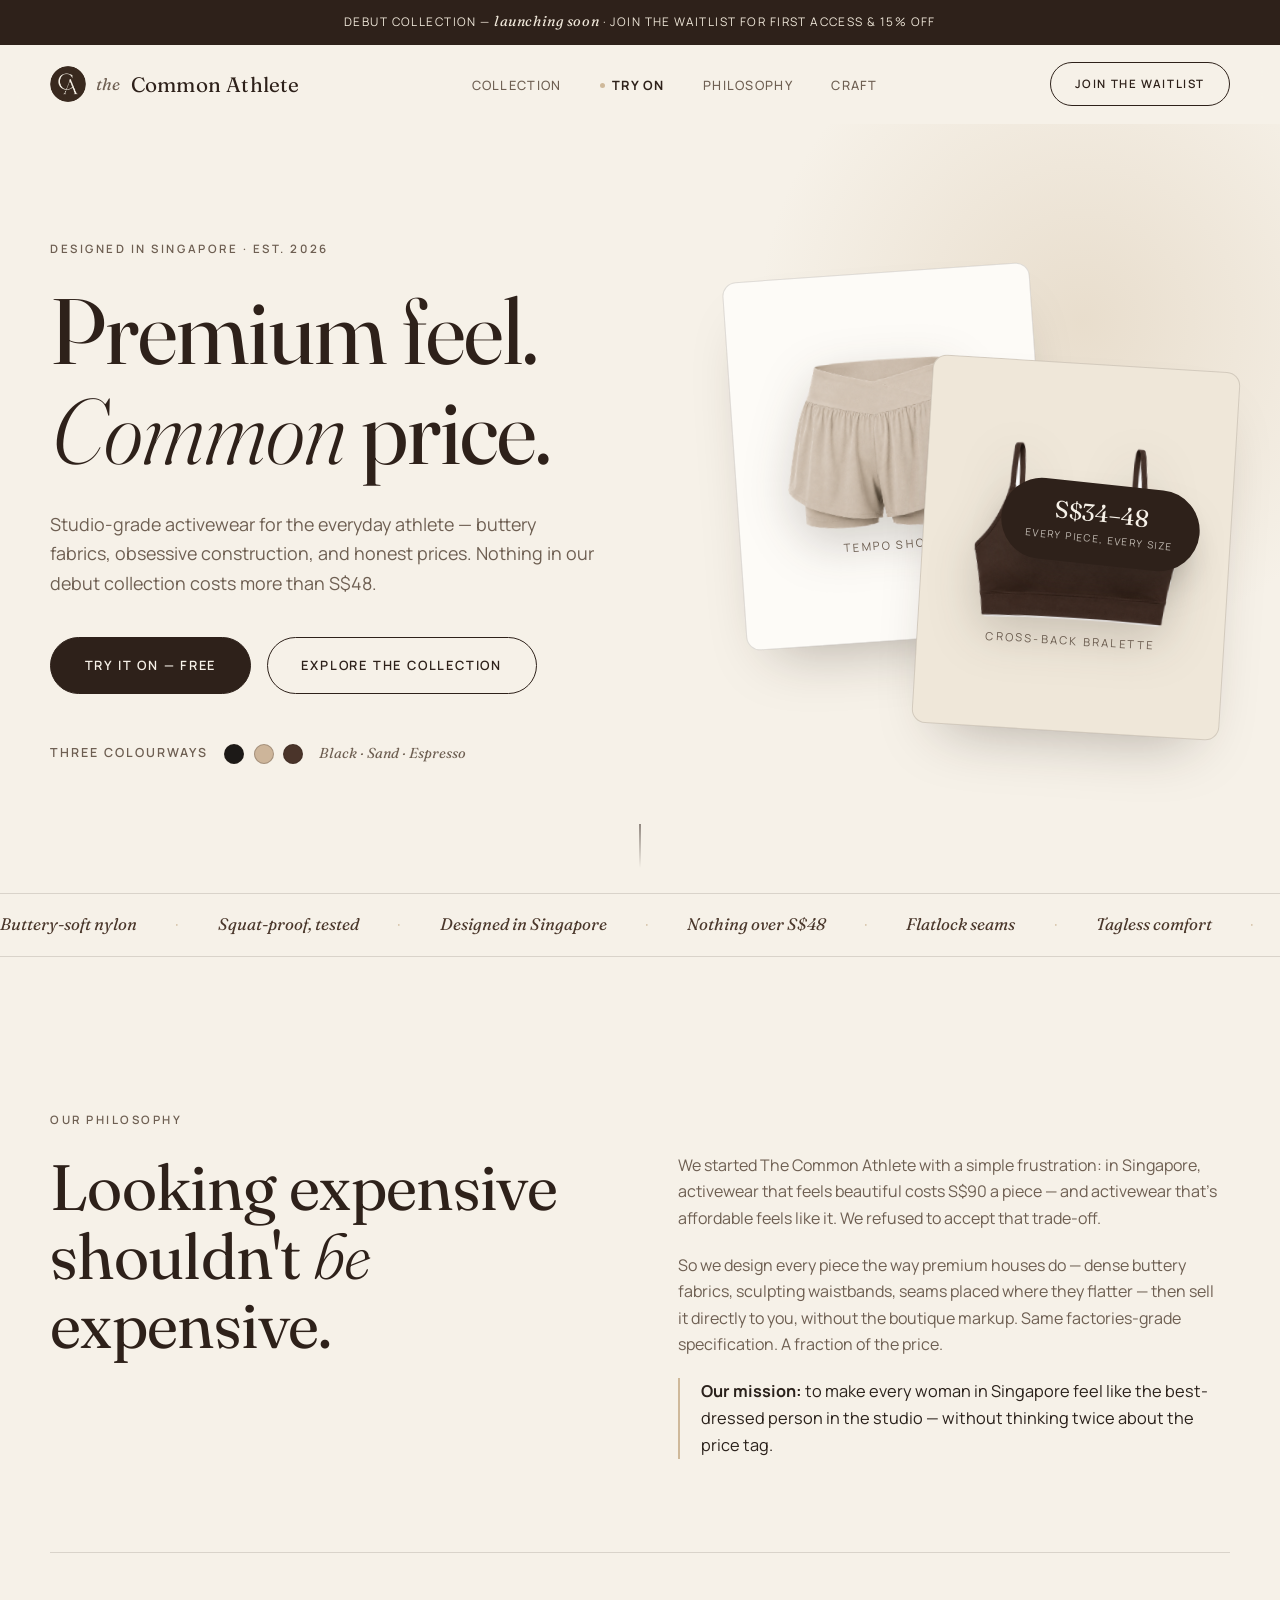
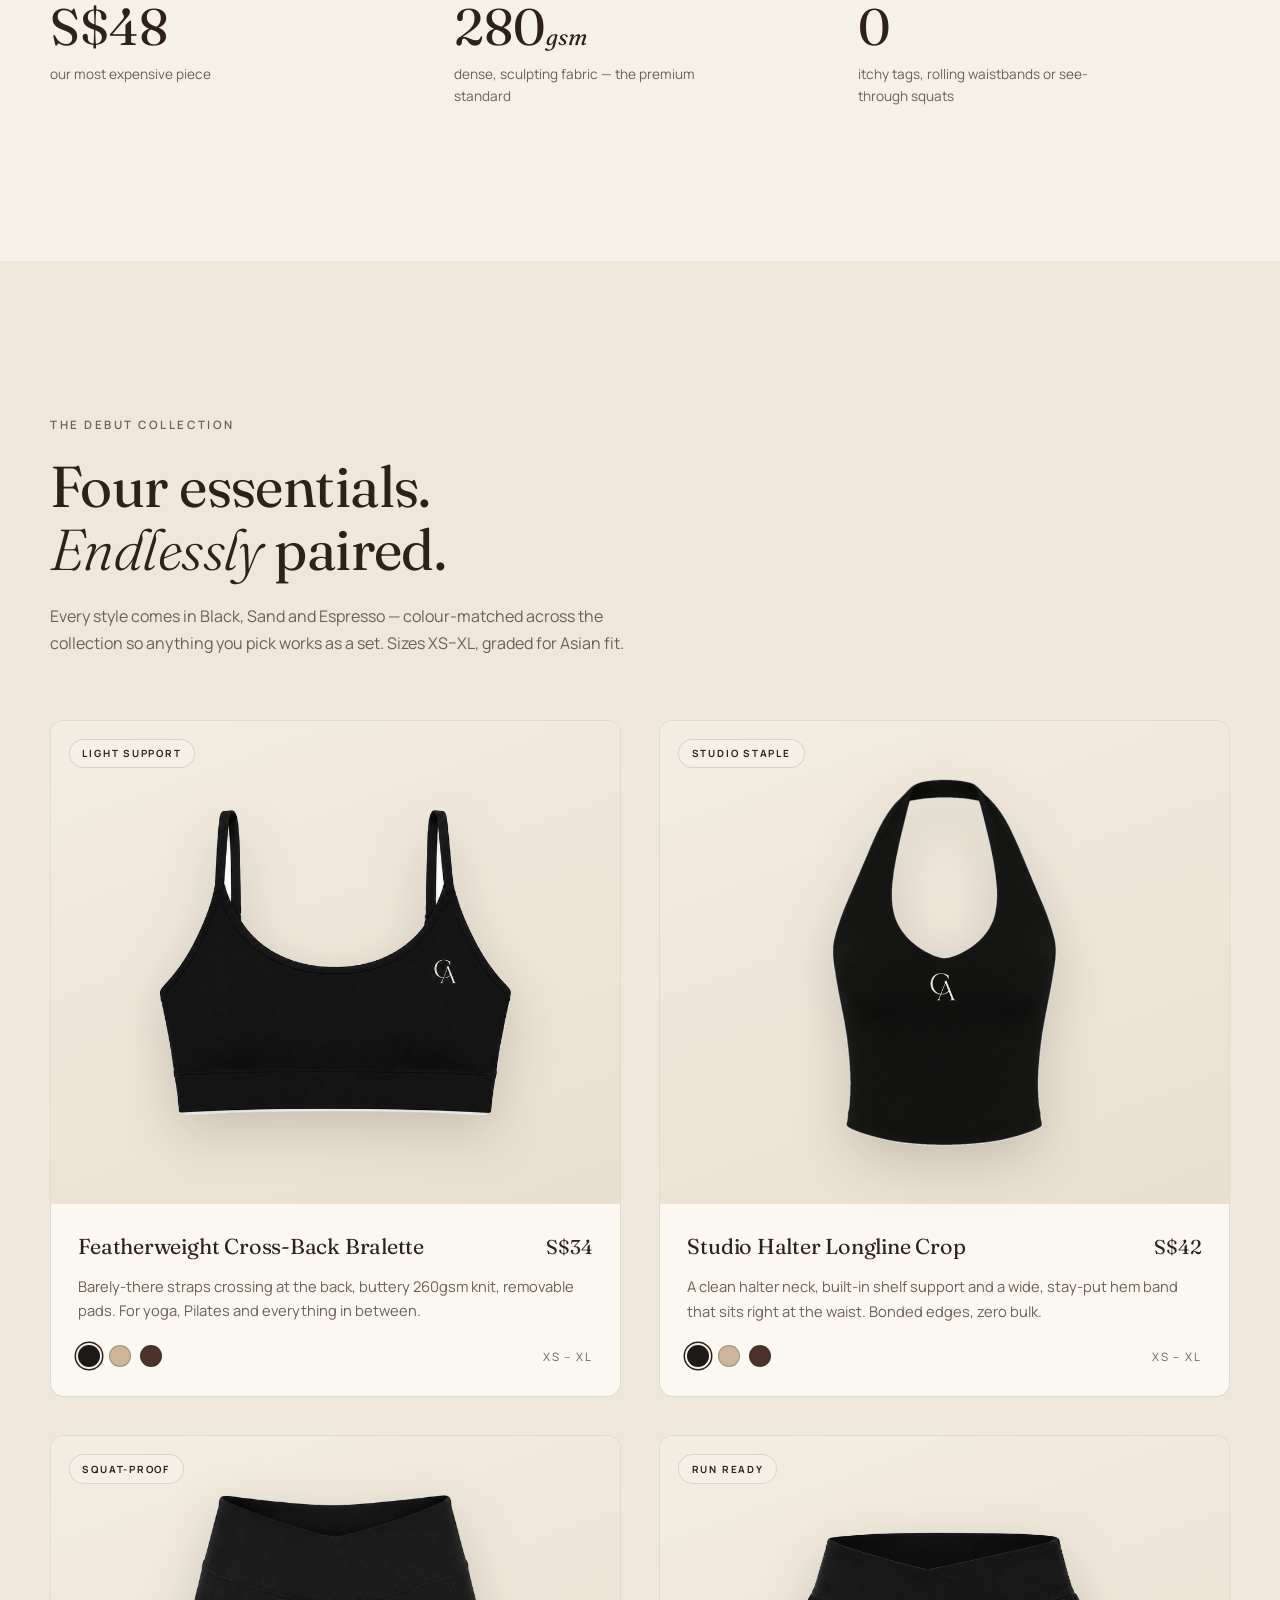
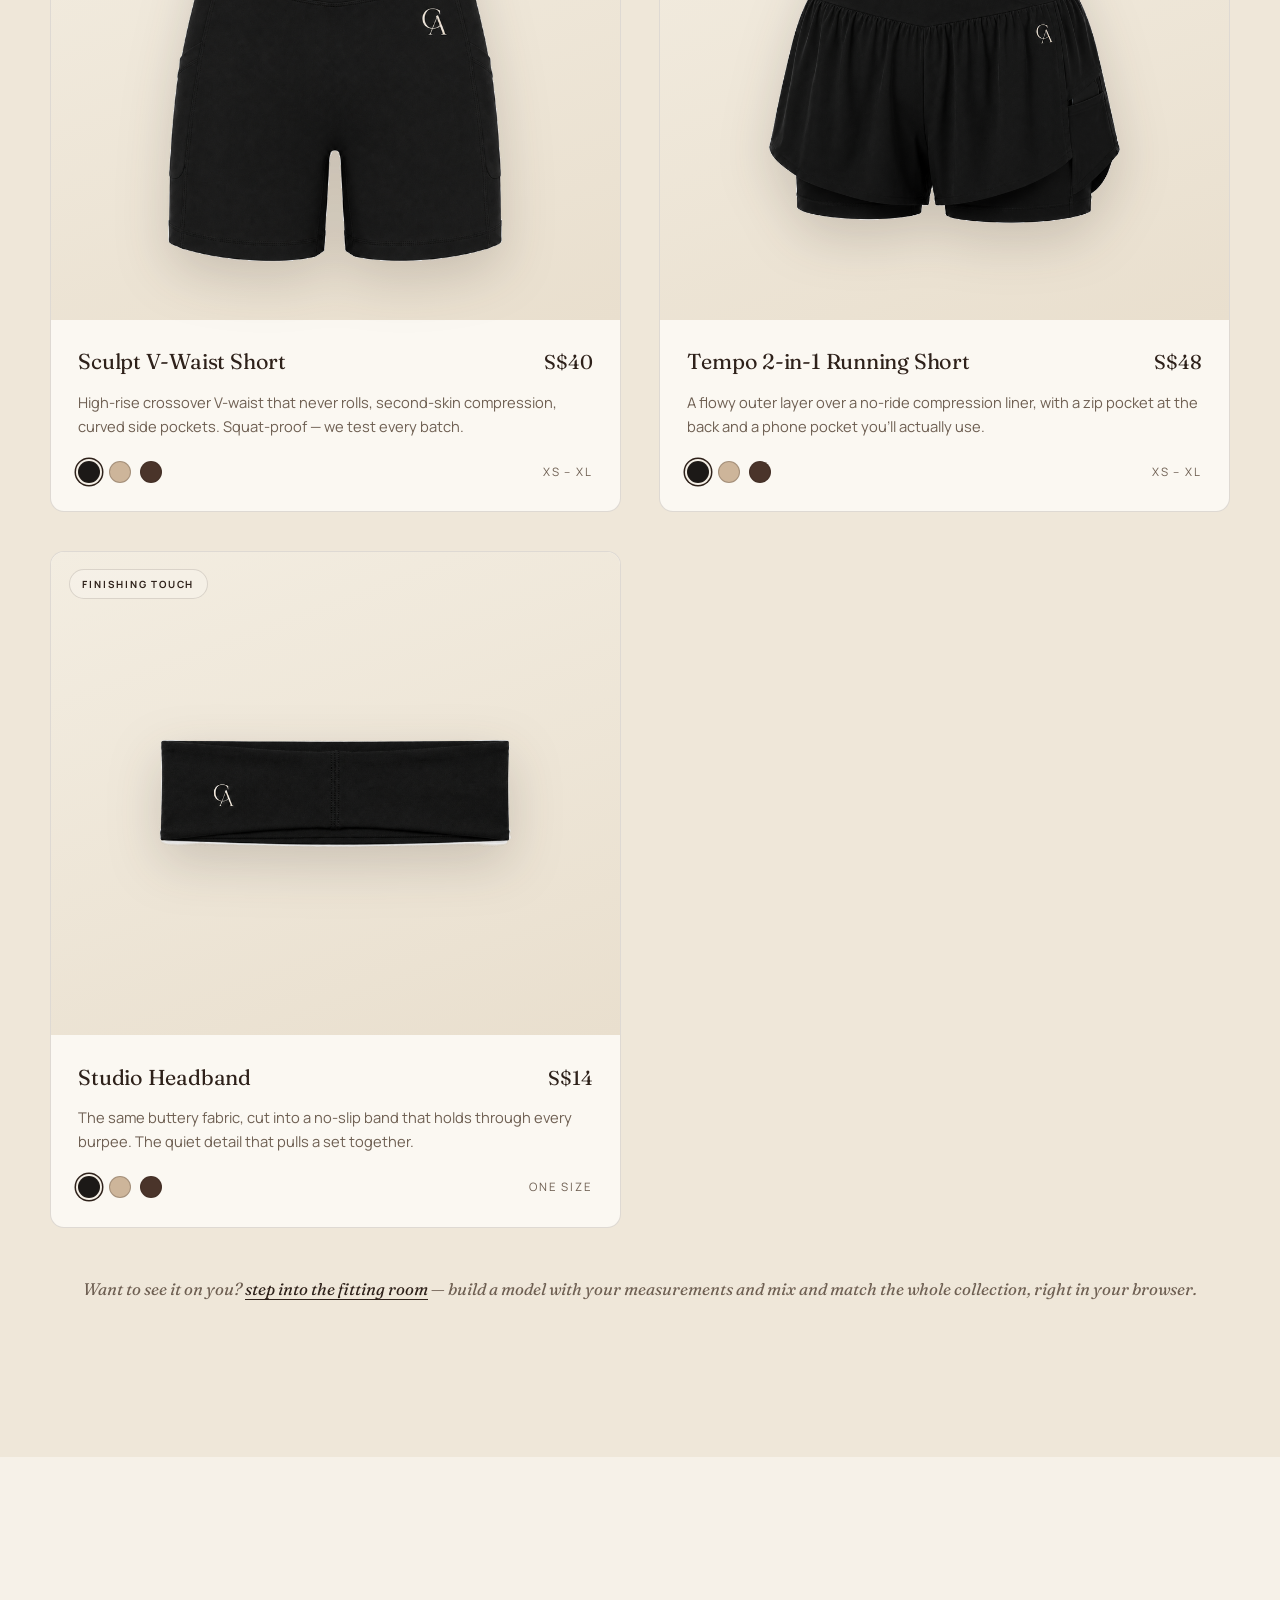
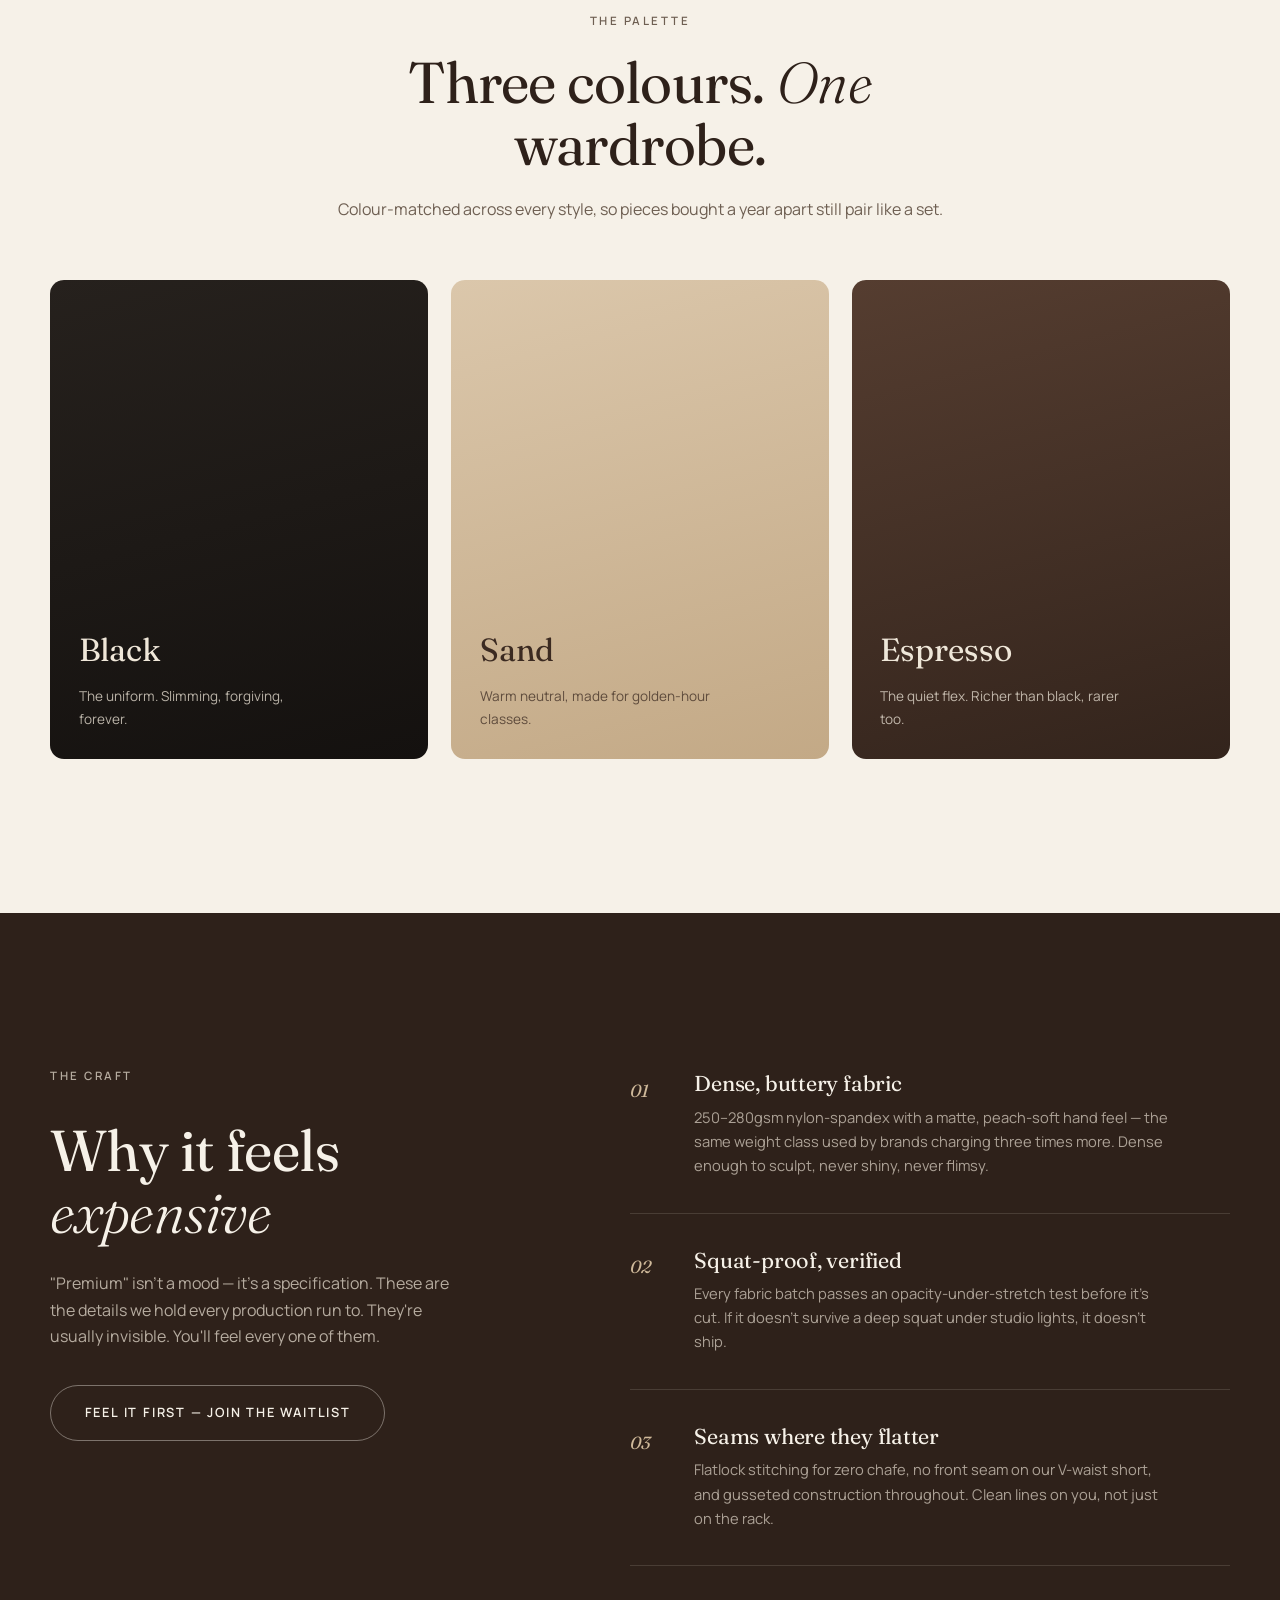
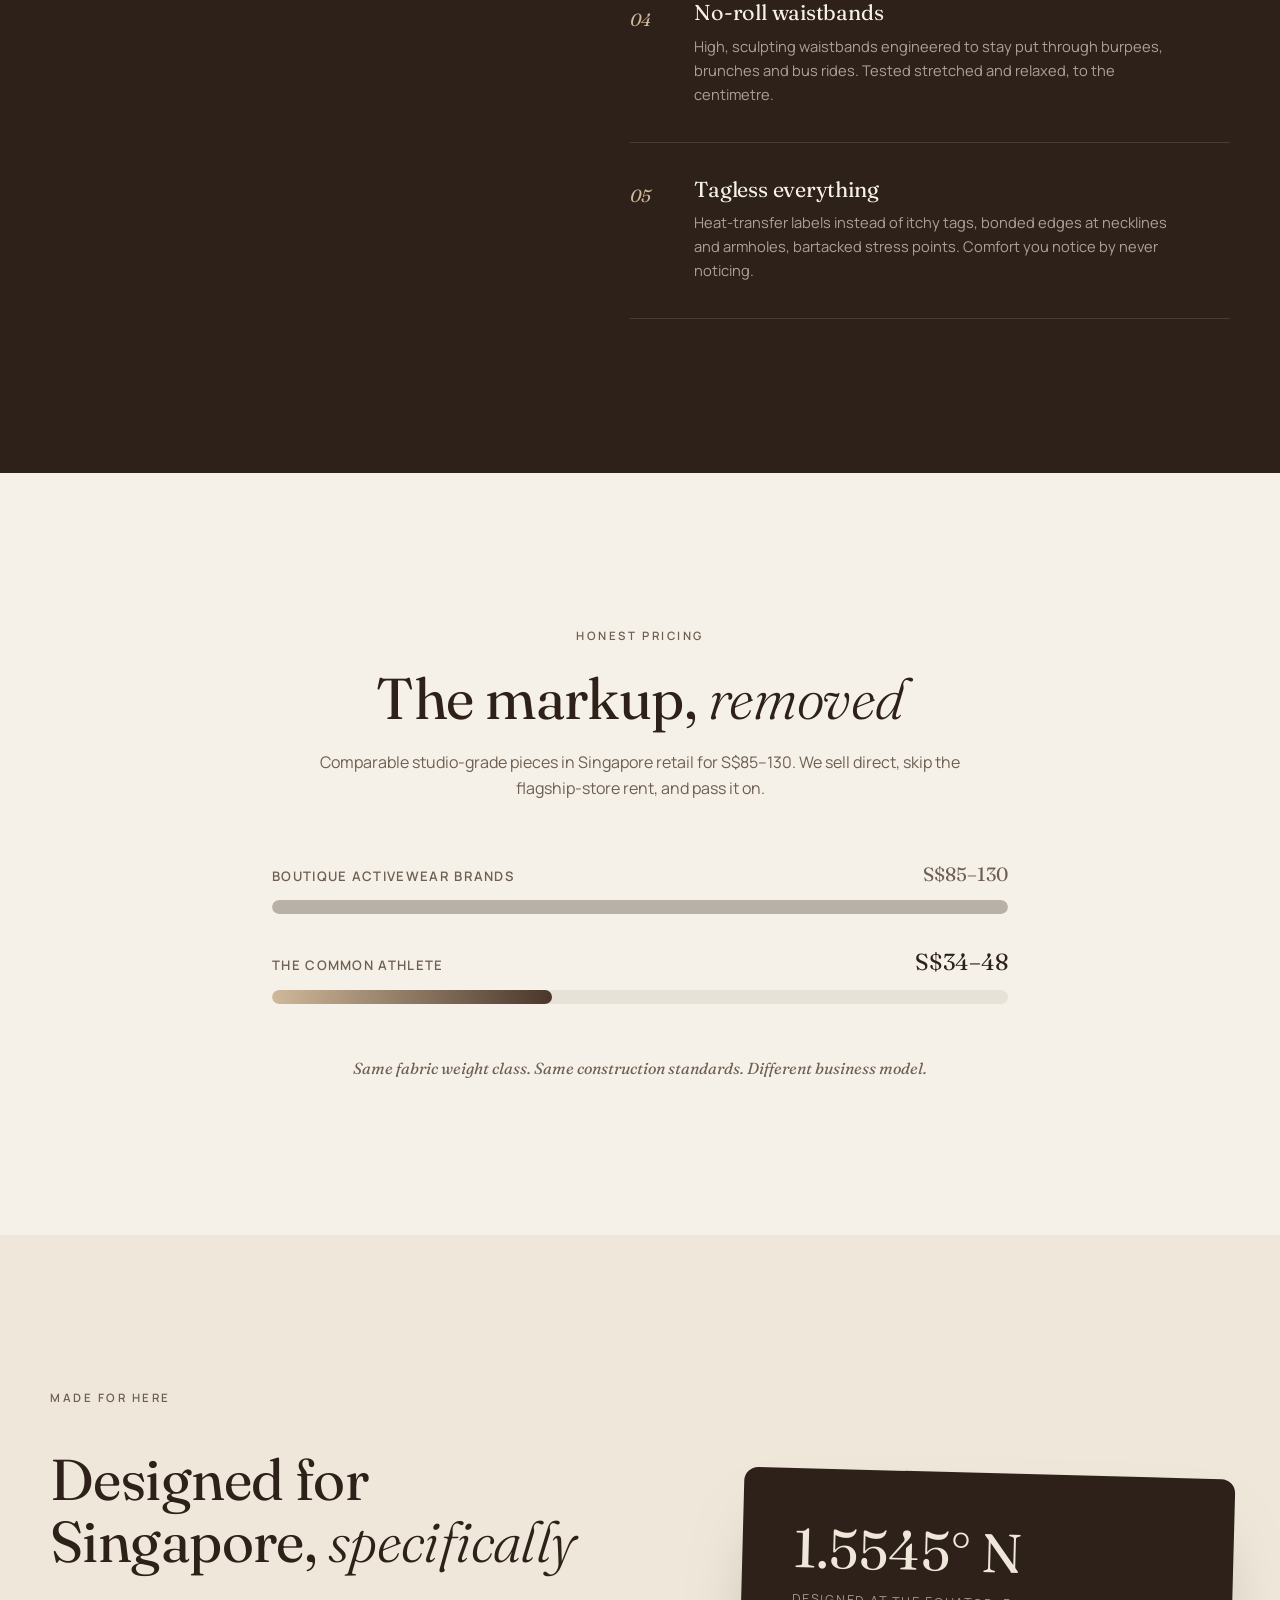
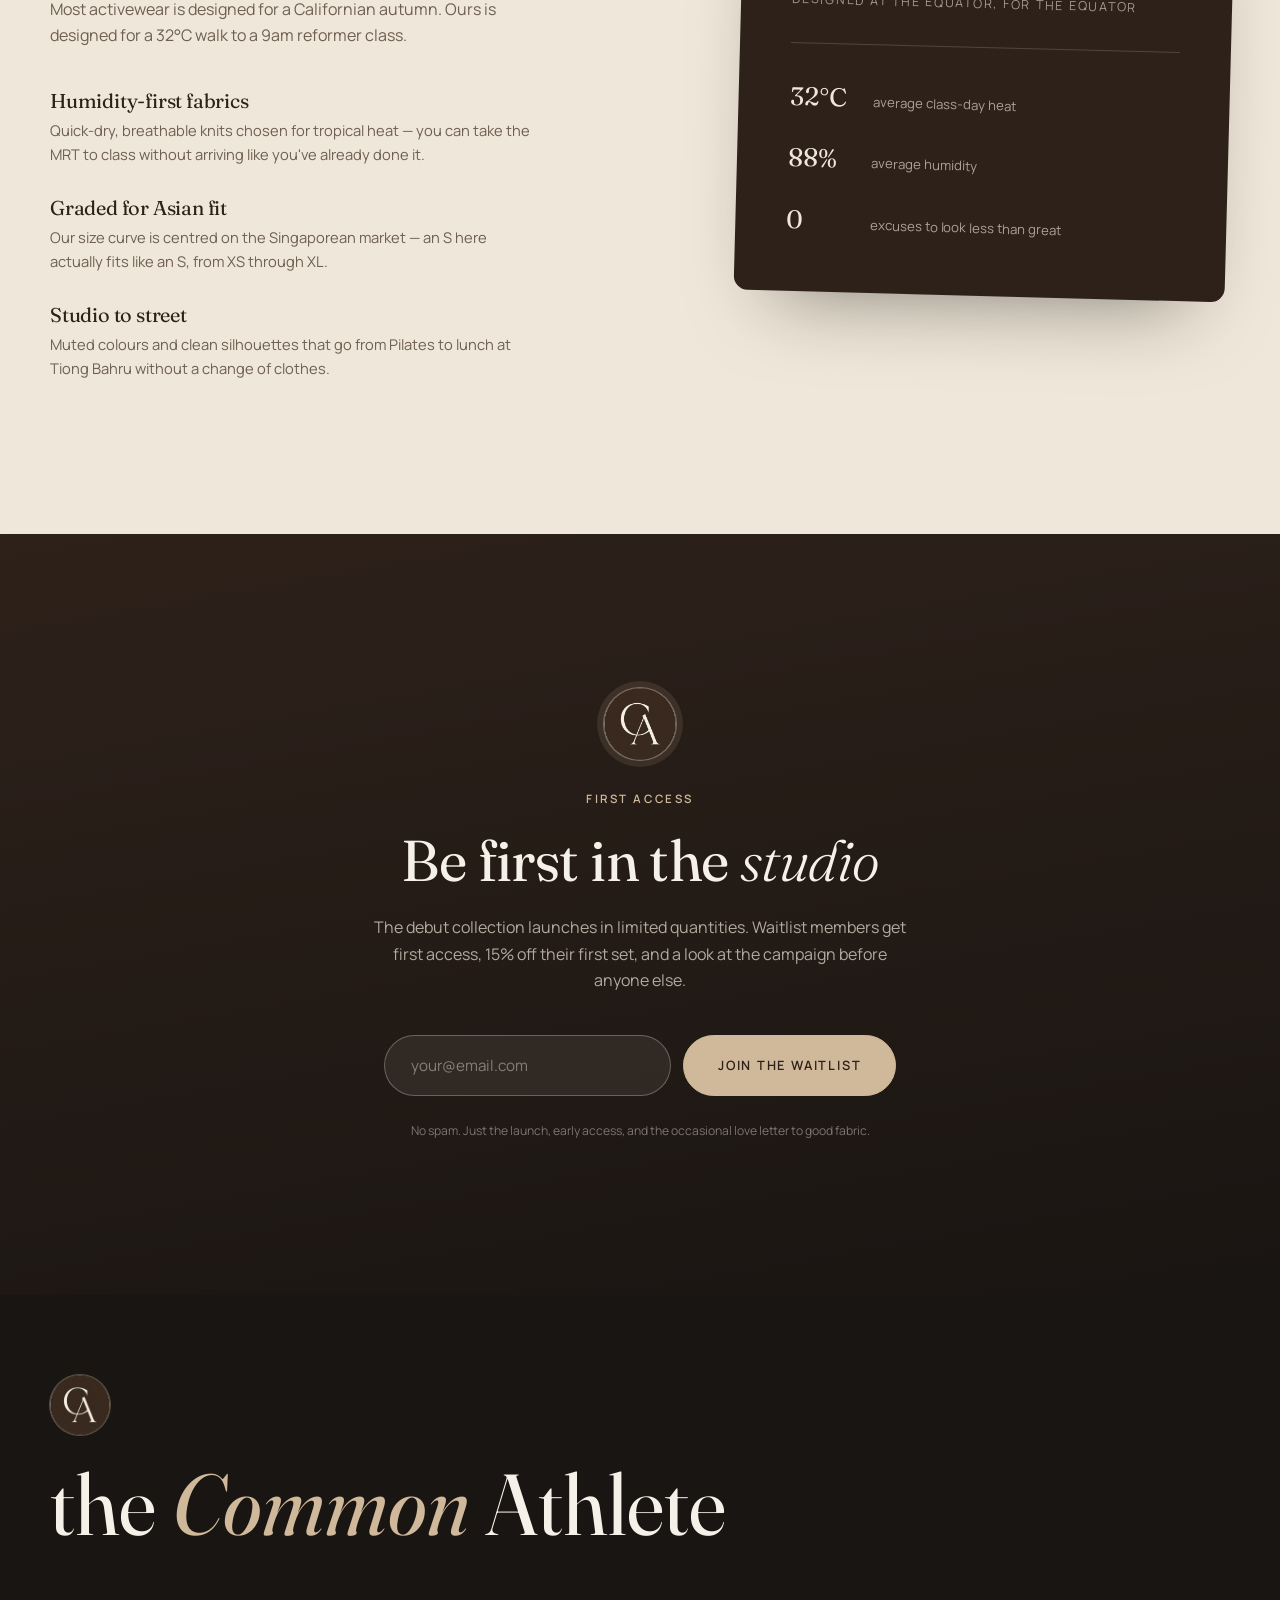
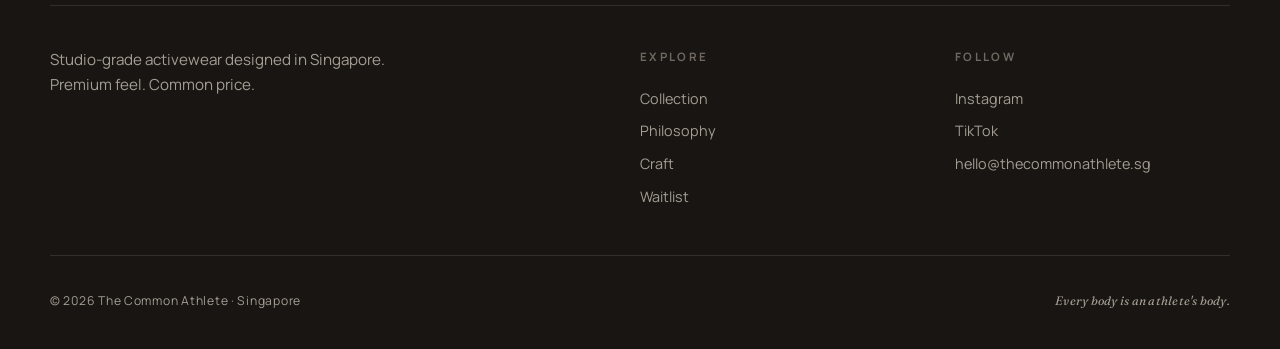
<file: index.html>
<!DOCTYPE html>
<html lang="en">
<head>
  <meta charset="UTF-8">
  <meta name="viewport" content="width=device-width, initial-scale=1.0">
  <title>The Common Athlete — Premium Activewear, Honest Prices · Singapore</title>
  <meta name="description" content="The Common Athlete makes studio-grade activewear for everyday Singaporean athletes. Buttery fabrics, considered construction, nothing over S$50. Designed in Singapore.">
  <meta property="og:title" content="The Common Athlete — Premium feel. Common price.">
  <meta property="og:description" content="Studio-grade activewear designed in Singapore. Buttery fabrics, squat-proof construction, honest prices.">
  <meta property="og:type" content="website">
  <link rel="preconnect" href="https://fonts.googleapis.com">
  <link rel="preconnect" href="https://fonts.gstatic.com" crossorigin>
  <link href="https://fonts.googleapis.com/css2?family=Fraunces:ital,opsz,wght@0,9..144,300;0,9..144,400;0,9..144,500;1,9..144,300;1,9..144,400&family=Manrope:wght@300;400;500;600;700&display=swap" rel="stylesheet">
  <meta property="og:image" content="assets/logo.png">
  <link rel="stylesheet" href="css/style.css">
  <link rel="icon" type="image/png" href="assets/favicon.png">
  <link rel="apple-touch-icon" href="assets/apple-touch-icon.png">
</head>
<body>

  <!-- Announcement bar -->
  <div class="announce">
    <p>Debut collection — <em>launching soon</em> · Join the waitlist for first access &amp; 15% off</p>
  </div>

  <!-- Navigation -->
  <header class="nav" id="nav">
    <nav class="nav__inner container">
      <a href="#top" class="nav__brand" aria-label="The Common Athlete — home">
        <img src="assets/logo.png" alt="" class="nav__brand-logo" width="36" height="36">
        <span class="nav__brand-mark">the</span>
        <span class="nav__brand-name">Common&nbsp;Athlete</span>
      </a>
      <ul class="nav__links">
        <li><a href="#collection">Collection</a></li>
        <li><a href="tryon.html" class="nav__links-feature">Try on</a></li>
        <li><a href="#philosophy">Philosophy</a></li>
        <li><a href="#craft">Craft</a></li>
      </ul>
      <a href="#waitlist" class="btn btn--small">Join the waitlist</a>
      <button class="nav__toggle" id="navToggle" aria-label="Open menu" aria-expanded="false">
        <span></span><span></span>
      </button>
    </nav>
    <div class="nav__mobile" id="navMobile">
      <a href="#collection">Collection</a>
      <a href="tryon.html">Try on</a>
      <a href="#philosophy">Philosophy</a>
      <a href="#craft">Craft</a>
      <a href="#singapore">Singapore</a>
      <a href="#waitlist" class="nav__mobile-cta">Join the waitlist</a>
    </div>
  </header>

  <main id="top">

    <!-- ============ HERO ============ -->
    <section class="hero">
      <div class="container hero__grid">
        <div class="hero__copy">
          <p class="eyebrow reveal">Designed in Singapore · Est. 2026</p>
          <h1 class="hero__title reveal">
            Premium feel.<br>
            <em>Common</em> price.
          </h1>
          <p class="hero__lede reveal">
            Studio-grade activewear for the everyday athlete — buttery
            fabrics, obsessive construction, and honest prices.
            Nothing in our debut collection costs more than S$48.
          </p>
          <div class="hero__actions reveal">
            <a href="tryon.html" class="btn btn--dark">Try it on — free</a>
            <a href="#collection" class="btn btn--ghost">Explore the collection</a>
          </div>
          <div class="hero__colways reveal">
            <span class="hero__colways-label">Three colourways</span>
            <span class="swatch swatch--black" title="Black"></span>
            <span class="swatch swatch--sand" title="Sand"></span>
            <span class="swatch swatch--espresso" title="Espresso"></span>
            <span class="hero__colways-names">Black · Sand · Espresso</span>
          </div>
        </div>
        <div class="hero__visual reveal-late" aria-hidden="true">
          <div class="hero__card hero__card--a">
            <img src="assets/garments/tempo-short-sand.png" alt="" class="hero__card-shot">
            <span class="hero__card-label">Tempo Short</span>
          </div>
          <div class="hero__card hero__card--b">
            <img src="assets/garments/cross-back-bra-espresso.png" alt="" class="hero__card-shot">
            <span class="hero__card-label">Cross-Back Bralette</span>
          </div>
          <div class="hero__ticket">
            <span class="hero__ticket-price">S$34–48</span>
            <span class="hero__ticket-note">every piece, every size</span>
          </div>
        </div>
      </div>
      <div class="hero__scrollhint" aria-hidden="true"><span></span></div>
    </section>

    <!-- ============ MARQUEE ============ -->
    <div class="marquee" aria-hidden="true">
      <div class="marquee__track">
        <span>Buttery-soft nylon</span><i>·</i>
        <span>Squat-proof, tested</span><i>·</i>
        <span>Designed in Singapore</span><i>·</i>
        <span>Nothing over S$48</span><i>·</i>
        <span>Flatlock seams</span><i>·</i>
        <span>Tagless comfort</span><i>·</i>
        <span>XS – XL</span><i>·</i>
        <span>Buttery-soft nylon</span><i>·</i>
        <span>Squat-proof, tested</span><i>·</i>
        <span>Designed in Singapore</span><i>·</i>
        <span>Nothing over S$48</span><i>·</i>
        <span>Flatlock seams</span><i>·</i>
        <span>Tagless comfort</span><i>·</i>
        <span>XS – XL</span><i>·</i>
      </div>
    </div>

    <!-- ============ PHILOSOPHY ============ -->
    <section class="philosophy" id="philosophy">
      <div class="container philosophy__grid">
        <p class="eyebrow reveal">Our philosophy</p>
        <h2 class="philosophy__statement reveal">
          Looking expensive shouldn't <em>be</em> expensive.
        </h2>
        <div class="philosophy__body reveal">
          <p>
            We started The Common Athlete with a simple frustration: in Singapore,
            activewear that feels beautiful costs S$90 a piece — and activewear
            that's affordable feels like it. We refused to accept that trade-off.
          </p>
          <p>
            So we design every piece the way premium houses do — dense buttery
            fabrics, sculpting waistbands, seams placed where they flatter —
            then sell it directly to you, without the boutique markup. Same
            factories-grade specification. A fraction of the price.
          </p>
          <p class="philosophy__mission">
            <strong>Our mission:</strong> to make every woman in Singapore feel
            like the best-dressed person in the studio — without thinking twice
            about the price tag.
          </p>
        </div>
        <div class="philosophy__stats reveal">
          <div class="stat">
            <span class="stat__num">S$48</span>
            <span class="stat__label">our most expensive piece</span>
          </div>
          <div class="stat">
            <span class="stat__num">280<small>gsm</small></span>
            <span class="stat__label">dense, sculpting fabric — the premium standard</span>
          </div>
          <div class="stat">
            <span class="stat__num">0</span>
            <span class="stat__label">itchy tags, rolling waistbands or see-through squats</span>
          </div>
        </div>
      </div>
    </section>

    <!-- ============ COLLECTION ============ -->
    <section class="collection" id="collection">
      <div class="container">
        <div class="collection__head reveal">
          <p class="eyebrow">The debut collection</p>
          <h2>Four essentials.<br><em>Endlessly</em> paired.</h2>
          <p class="collection__sub">
            Every style comes in Black, Sand and Espresso — colour-matched
            across the collection so anything you pick works as a set.
            Sizes XS–XL, graded for Asian fit.
          </p>
        </div>

        <div class="collection__grid">

          <article class="product reveal" data-product data-style="cross-back-bra">
            <div class="product__media" data-media>
              <span class="product__tag">Light support</span>
              <img class="product__shot" data-shot src="assets/garments/cross-back-bra-black.png" alt="Featherweight Cross-Back Bralette in Black" loading="lazy" decoding="async">
            </div>
            <div class="product__info">
              <div class="product__row">
                <h3>Featherweight Cross-Back Bralette</h3>
                <span class="product__price">S$34</span>
              </div>
              <p class="product__desc">Barely-there straps crossing at the back, buttery 260gsm knit, removable pads. For yoga, Pilates and everything in between.</p>
              <div class="product__meta">
                <div class="product__swatches" data-swatches>
                  <button class="swatch swatch--black is-active" data-tone="black" aria-label="Black"></button>
                  <button class="swatch swatch--sand" data-tone="sand" aria-label="Sand"></button>
                  <button class="swatch swatch--espresso" data-tone="espresso" aria-label="Espresso"></button>
                </div>
                <span class="product__sizes">XS – XL</span>
              </div>
            </div>
          </article>

          <article class="product reveal" data-product data-style="halter">
            <div class="product__media" data-media>
              <span class="product__tag">Studio staple</span>
              <img class="product__shot" data-shot src="assets/garments/halter-black.png" alt="Studio Halter Longline Crop in Black" loading="lazy" decoding="async">
            </div>
            <div class="product__info">
              <div class="product__row">
                <h3>Studio Halter Longline Crop</h3>
                <span class="product__price">S$42</span>
              </div>
              <p class="product__desc">A clean halter neck, built-in shelf support and a wide, stay-put hem band that sits right at the waist. Bonded edges, zero bulk.</p>
              <div class="product__meta">
                <div class="product__swatches" data-swatches>
                  <button class="swatch swatch--black is-active" data-tone="black" aria-label="Black"></button>
                  <button class="swatch swatch--sand" data-tone="sand" aria-label="Sand"></button>
                  <button class="swatch swatch--espresso" data-tone="espresso" aria-label="Espresso"></button>
                </div>
                <span class="product__sizes">XS – XL</span>
              </div>
            </div>
          </article>

          <article class="product reveal" data-product data-style="sculpt-short">
            <div class="product__media" data-media>
              <span class="product__tag">Squat-proof</span>
              <img class="product__shot" data-shot src="assets/garments/sculpt-short-black.png" alt="Sculpt V-Waist Short in Black" loading="lazy" decoding="async">
            </div>
            <div class="product__info">
              <div class="product__row">
                <h3>Sculpt V-Waist Short</h3>
                <span class="product__price">S$40</span>
              </div>
              <p class="product__desc">High-rise crossover V-waist that never rolls, second-skin compression, curved side pockets. Squat-proof — we test every batch.</p>
              <div class="product__meta">
                <div class="product__swatches" data-swatches>
                  <button class="swatch swatch--black is-active" data-tone="black" aria-label="Black"></button>
                  <button class="swatch swatch--sand" data-tone="sand" aria-label="Sand"></button>
                  <button class="swatch swatch--espresso" data-tone="espresso" aria-label="Espresso"></button>
                </div>
                <span class="product__sizes">XS – XL</span>
              </div>
            </div>
          </article>

          <article class="product reveal" data-product data-style="tempo-short">
            <div class="product__media" data-media>
              <span class="product__tag">Run ready</span>
              <img class="product__shot" data-shot src="assets/garments/tempo-short-black.png" alt="Tempo 2-in-1 Running Short in Black" loading="lazy" decoding="async">
            </div>
            <div class="product__info">
              <div class="product__row">
                <h3>Tempo 2-in-1 Running Short</h3>
                <span class="product__price">S$48</span>
              </div>
              <p class="product__desc">A flowy outer layer over a no-ride compression liner, with a zip pocket at the back and a phone pocket you'll actually use.</p>
              <div class="product__meta">
                <div class="product__swatches" data-swatches>
                  <button class="swatch swatch--black is-active" data-tone="black" aria-label="Black"></button>
                  <button class="swatch swatch--sand" data-tone="sand" aria-label="Sand"></button>
                  <button class="swatch swatch--espresso" data-tone="espresso" aria-label="Espresso"></button>
                </div>
                <span class="product__sizes">XS – XL</span>
              </div>
            </div>
          </article>

          <article class="product reveal" data-product data-style="headband">
            <div class="product__media" data-media>
              <span class="product__tag">Finishing touch</span>
              <img class="product__shot" data-shot src="assets/garments/headband-black.png" alt="Studio Headband in Black" loading="lazy" decoding="async">
            </div>
            <div class="product__info">
              <div class="product__row">
                <h3>Studio Headband</h3>
                <span class="product__price">S$14</span>
              </div>
              <p class="product__desc">The same buttery fabric, cut into a no-slip band that holds through every burpee. The quiet detail that pulls a set together.</p>
              <div class="product__meta">
                <div class="product__swatches" data-swatches>
                  <button class="swatch swatch--black is-active" data-tone="black" aria-label="Black"></button>
                  <button class="swatch swatch--sand" data-tone="sand" aria-label="Sand"></button>
                  <button class="swatch swatch--espresso" data-tone="espresso" aria-label="Espresso"></button>
                </div>
                <span class="product__sizes">One size</span>
              </div>
            </div>
          </article>

        </div>

        <p class="collection__note reveal">
          Want to see it on you? <a href="tryon.html">step into the fitting room</a>
          — build a model with your measurements and mix and match the whole
          collection, right in your browser.
        </p>
      </div>
    </section>

    <!-- ============ COLOURWAYS ============ -->
    <section class="colourways">
      <div class="container">
        <div class="colourways__head reveal">
          <p class="eyebrow">The palette</p>
          <h2>Three colours. <em>One</em> wardrobe.</h2>
          <p class="colourways__sub">
            Colour-matched across every style, so pieces bought a year apart
            still pair like a set.
          </p>
        </div>
        <div class="colourways__grid">
          <div class="colourway colourway--black reveal">
            <span class="colourway__name">Black</span>
            <span class="colourway__note">The uniform. Slimming, forgiving, forever.</span>
          </div>
          <div class="colourway colourway--sand reveal">
            <span class="colourway__name">Sand</span>
            <span class="colourway__note">Warm neutral, made for golden-hour classes.</span>
          </div>
          <div class="colourway colourway--espresso reveal">
            <span class="colourway__name">Espresso</span>
            <span class="colourway__note">The quiet flex. Richer than black, rarer too.</span>
          </div>
        </div>
      </div>
    </section>

    <!-- ============ CRAFT ============ -->
    <section class="craft" id="craft">
      <div class="container craft__grid">
        <div class="craft__intro reveal">
          <p class="eyebrow eyebrow--light">The craft</p>
          <h2>Why it feels<br><em>expensive</em></h2>
          <p>
            "Premium" isn't a mood — it's a specification. These are the
            details we hold every production run to. They're usually
            invisible. You'll feel every one of them.
          </p>
          <a href="#waitlist" class="btn btn--light">Feel it first — join the waitlist</a>
        </div>
        <ul class="craft__list">
          <li class="craft__item reveal">
            <span class="craft__num">01</span>
            <div>
              <h3>Dense, buttery fabric</h3>
              <p>250–280gsm nylon-spandex with a matte, peach-soft hand feel — the same weight class used by brands charging three times more. Dense enough to sculpt, never shiny, never flimsy.</p>
            </div>
          </li>
          <li class="craft__item reveal">
            <span class="craft__num">02</span>
            <div>
              <h3>Squat-proof, verified</h3>
              <p>Every fabric batch passes an opacity-under-stretch test before it's cut. If it doesn't survive a deep squat under studio lights, it doesn't ship.</p>
            </div>
          </li>
          <li class="craft__item reveal">
            <span class="craft__num">03</span>
            <div>
              <h3>Seams where they flatter</h3>
              <p>Flatlock stitching for zero chafe, no front seam on our V-waist short, and gusseted construction throughout. Clean lines on you, not just on the rack.</p>
            </div>
          </li>
          <li class="craft__item reveal">
            <span class="craft__num">04</span>
            <div>
              <h3>No-roll waistbands</h3>
              <p>High, sculpting waistbands engineered to stay put through burpees, brunches and bus rides. Tested stretched and relaxed, to the centimetre.</p>
            </div>
          </li>
          <li class="craft__item reveal">
            <span class="craft__num">05</span>
            <div>
              <h3>Tagless everything</h3>
              <p>Heat-transfer labels instead of itchy tags, bonded edges at necklines and armholes, bartacked stress points. Comfort you notice by never noticing.</p>
            </div>
          </li>
        </ul>
      </div>
    </section>

    <!-- ============ PRICE COMPARISON ============ -->
    <section class="honest">
      <div class="container">
        <div class="honest__head reveal">
          <p class="eyebrow">Honest pricing</p>
          <h2>The markup, <em>removed</em></h2>
          <p class="honest__sub">
            Comparable studio-grade pieces in Singapore retail for S$85–130.
            We sell direct, skip the flagship-store rent, and pass it on.
          </p>
        </div>
        <div class="honest__bars reveal">
          <div class="hbar">
            <div class="hbar__row">
              <span class="hbar__label">Boutique activewear brands</span>
              <span class="hbar__val">S$85–130</span>
            </div>
            <div class="hbar__track"><div class="hbar__fill hbar__fill--them" style="--w: 100%"></div></div>
          </div>
          <div class="hbar">
            <div class="hbar__row">
              <span class="hbar__label">The Common Athlete</span>
              <span class="hbar__val hbar__val--us">S$34–48</span>
            </div>
            <div class="hbar__track"><div class="hbar__fill hbar__fill--us" style="--w: 38%"></div></div>
          </div>
          <p class="honest__foot">Same fabric weight class. Same construction standards. Different business model.</p>
        </div>
      </div>
    </section>

    <!-- ============ SINGAPORE ============ -->
    <section class="sg" id="singapore">
      <div class="container sg__grid">
        <div class="sg__copy reveal">
          <p class="eyebrow">Made for here</p>
          <h2>Designed for<br>Singapore, <em>specifically</em></h2>
          <p>
            Most activewear is designed for a Californian autumn. Ours is
            designed for a 32°C walk to a 9am reformer class.
          </p>
          <ul class="sg__list">
            <li>
              <h3>Humidity-first fabrics</h3>
              <p>Quick-dry, breathable knits chosen for tropical heat — you can take the MRT to class without arriving like you've already done it.</p>
            </li>
            <li>
              <h3>Graded for Asian fit</h3>
              <p>Our size curve is centred on the Singaporean market — an S here actually fits like an S, from XS through XL.</p>
            </li>
            <li>
              <h3>Studio to street</h3>
              <p>Muted colours and clean silhouettes that go from Pilates to lunch at Tiong Bahru without a change of clothes.</p>
            </li>
          </ul>
        </div>
        <div class="sg__visual reveal-late" aria-hidden="true">
          <div class="sg__card">
            <span class="sg__big">1.5545°&nbsp;N</span>
            <span class="sg__small">designed at the equator, for the equator</span>
            <div class="sg__divider"></div>
            <div class="sg__facts">
              <div><strong>32°C</strong><span>average class-day heat</span></div>
              <div><strong>88%</strong><span>average humidity</span></div>
              <div><strong>0</strong><span>excuses to look less than great</span></div>
            </div>
          </div>
        </div>
      </div>
    </section>

    <!-- ============ WAITLIST ============ -->
    <section class="waitlist" id="waitlist">
      <div class="container waitlist__inner reveal">
        <img src="assets/logo.png" alt="The Common Athlete monogram" class="waitlist__logo" width="72" height="72">
        <p class="eyebrow eyebrow--light">First access</p>
        <h2>Be first in the <em>studio</em></h2>
        <p class="waitlist__sub">
          The debut collection launches in limited quantities. Waitlist
          members get first access, 15% off their first set, and a look at
          the campaign before anyone else.
        </p>
        <form class="waitlist__form" id="waitlistForm" novalidate>
          <label class="visually-hidden" for="waitlistEmail">Email address</label>
          <input type="email" id="waitlistEmail" name="email" placeholder="your@email.com" required autocomplete="email">
          <button type="submit" class="btn btn--sand">Join the waitlist</button>
        </form>
        <p class="waitlist__success" id="waitlistSuccess" hidden>
          You're on the list — welcome to The Common Athlete. ♥
        </p>
        <p class="waitlist__fine">No spam. Just the launch, early access, and the occasional love letter to good fabric.</p>
      </div>
    </section>

  </main>

  <!-- ============ FOOTER ============ -->
  <footer class="footer">
    <div class="container">
      <div class="footer__top">
        <img src="assets/logo.png" alt="" class="footer__logo" width="60" height="60">
        <p class="footer__word">the <em>Common</em> Athlete</p>
      </div>
      <div class="footer__grid">
        <div class="footer__col footer__col--about">
          <p>Studio-grade activewear designed in Singapore.<br>Premium feel. Common price.</p>
        </div>
        <div class="footer__col">
          <h4>Explore</h4>
          <a href="#collection">Collection</a>
          <a href="#philosophy">Philosophy</a>
          <a href="#craft">Craft</a>
          <a href="#waitlist">Waitlist</a>
        </div>
        <div class="footer__col">
          <h4>Follow</h4>
          <a href="https://instagram.com" target="_blank" rel="noopener">Instagram</a>
          <a href="https://tiktok.com" target="_blank" rel="noopener">TikTok</a>
          <a href="mailto:hello@thecommonathlete.sg">hello@thecommonathlete.sg</a>
        </div>
      </div>
      <div class="footer__bottom">
        <span>© 2026 The Common Athlete · Singapore</span>
        <span>Every body is an athlete's body.</span>
      </div>
    </div>
  </footer>

  <script src="js/main.js"></script>
</body>
</html>
</file>
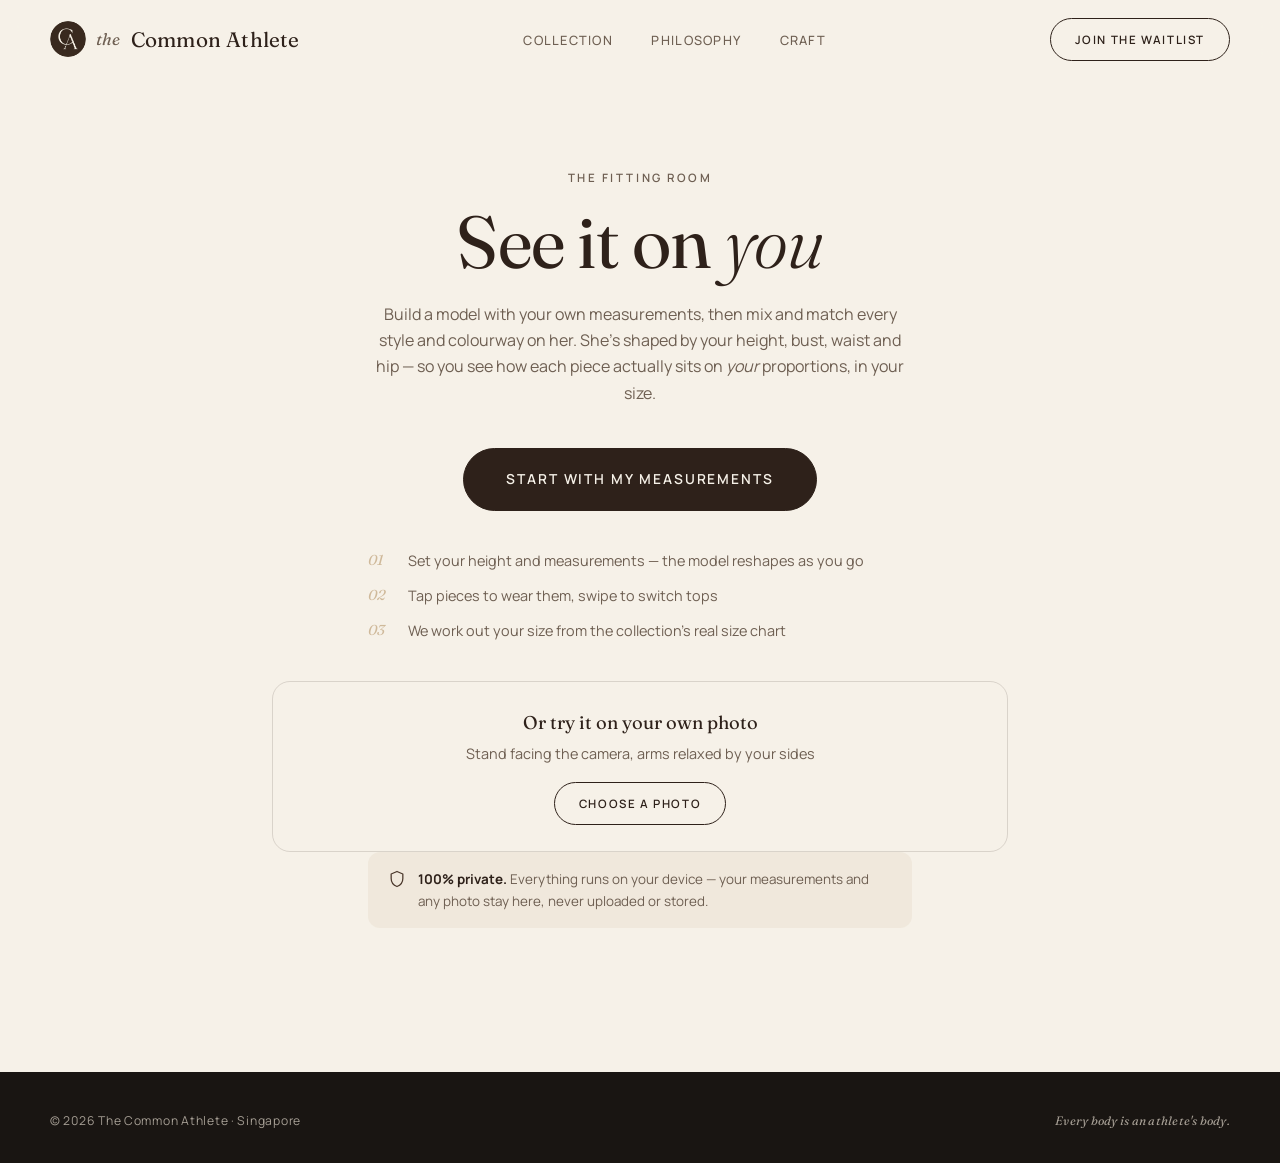
<file: tryon.html>
<!DOCTYPE html>
<html lang="en">
<head>
  <meta charset="UTF-8">
  <meta name="viewport" content="width=device-width, initial-scale=1.0">
  <title>The Fitting Room — Virtual Try-On · The Common Athlete</title>
  <meta name="description" content="Build a model with your own height, bust, waist and hip, then mix and match every style and colourway on her. Runs entirely on your device.">
  <meta property="og:title" content="The Fitting Room — The Common Athlete">
  <meta property="og:description" content="Build a model with your measurements and see the whole collection on your proportions.">
  <meta property="og:image" content="assets/logo.png">
  <link rel="preconnect" href="https://fonts.googleapis.com">
  <link rel="preconnect" href="https://fonts.gstatic.com" crossorigin>
  <link href="https://fonts.googleapis.com/css2?family=Fraunces:ital,opsz,wght@0,9..144,300;0,9..144,400;0,9..144,500;1,9..144,300;1,9..144,400&family=Manrope:wght@300;400;500;600;700&display=swap" rel="stylesheet">
  <link rel="stylesheet" href="css/style.css">
  <link rel="stylesheet" href="css/tryon.css">
  <link rel="icon" type="image/png" href="assets/favicon.png">
  <link rel="apple-touch-icon" href="assets/apple-touch-icon.png">
</head>
<body class="page-tryon">

  <header class="nav" id="nav">
    <nav class="nav__inner container">
      <a href="index.html" class="nav__brand" aria-label="The Common Athlete — home">
        <img src="assets/logo.png" alt="" class="nav__brand-logo" width="36" height="36">
        <span class="nav__brand-mark">the</span>
        <span class="nav__brand-name">Common&nbsp;Athlete</span>
      </a>
      <ul class="nav__links">
        <li><a href="index.html#collection">Collection</a></li>
        <li><a href="index.html#philosophy">Philosophy</a></li>
        <li><a href="index.html#craft">Craft</a></li>
      </ul>
      <a href="index.html#waitlist" class="btn btn--small">Join the waitlist</a>
      <button class="nav__toggle" id="navToggle" aria-label="Open menu" aria-expanded="false">
        <span></span><span></span>
      </button>
    </nav>
    <div class="nav__mobile" id="navMobile">
      <a href="index.html#collection">Collection</a>
      <a href="index.html#philosophy">Philosophy</a>
      <a href="index.html#craft">Craft</a>
      <a href="index.html#waitlist" class="nav__mobile-cta">Join the waitlist</a>
    </div>
  </header>

  <main class="fitting">

    <!-- ============ INTRO / UPLOAD ============ -->
    <section class="fit-intro" id="stageIntro">
      <div class="container fit-intro__inner">
        <p class="eyebrow">The Fitting Room</p>
        <h1 class="fit-intro__title">See it on <em>you</em></h1>
        <p class="fit-intro__lede">
          Build a model with your own measurements, then mix and match every
          style and colourway on her. She's shaped by your height, bust, waist
          and hip — so you see how each piece actually sits on <em>your</em>
          proportions, in your size.
        </p>

        <button class="btn btn--dark btn--hero" id="startAvatar" type="button">
          Start with my measurements
        </button>

        <ul class="fit-tips">
          <li><span>01</span> Set your height and measurements — the model reshapes as you go</li>
          <li><span>02</span> Tap pieces to wear them, swipe to switch tops</li>
          <li><span>03</span> We work out your size from the collection's real size chart</li>
        </ul>

        <div class="uploader uploader--alt" id="dropZone">
          <input type="file" id="fileInput" accept="image/*" hidden>
          <div class="uploader__inner">
            <p class="uploader__title">Or try it on your own photo</p>
            <p class="uploader__hint">Stand facing the camera, arms relaxed by your sides</p>
            <button class="btn btn--ghost btn--small" id="chooseBtn" type="button">Choose a photo</button>
          </div>
        </div>

        <p class="fit-privacy">
          <svg viewBox="0 0 24 24" fill="none" stroke="currentColor" stroke-width="1.5" aria-hidden="true">
            <path d="M12 3l7 3v5.5c0 4.2-2.9 8.1-7 9.5-4.1-1.4-7-5.3-7-9.5V6l7-3z" stroke-linejoin="round"/>
          </svg>
          <span><strong>100% private.</strong> Everything runs on your device — your measurements and any photo stay here, never uploaded or stored.</span>
        </p>
      </div>
    </section>

    <!-- ============ LOADING ============ -->
    <section class="fit-loading" id="stageLoading" hidden>
      <div class="container fit-loading__inner">
        <div class="fit-spinner" aria-hidden="true"><span></span><span></span><span></span></div>
        <p class="fit-loading__msg" id="loadingMsg">Reading your photo…</p>
        <p class="fit-loading__sub">First time takes a few seconds while the fitting engine loads. After that it's instant.</p>
      </div>
    </section>

    <!-- ============ ERROR ============ -->
    <section class="fit-error" id="stageError" hidden>
      <div class="container fit-error__inner">
        <h2 id="errorTitle">We couldn't quite see you</h2>
        <p id="errorMsg">Try a photo where you're facing the camera with your shoulders visible.</p>
        <div class="fit-error__actions">
          <button class="btn btn--dark" id="retryBtn" type="button">Try another photo</button>
        </div>
      </div>
    </section>

    <!-- ============ STUDIO ============ -->
    <section class="studio" id="stageStudio" hidden>
      <div class="studio__grid container">

        <div class="studio__stage">
          <div class="studio__canvas-wrap" id="canvasWrap">
            <canvas id="stage"></canvas>
          </div>
          <div class="studio__stage-actions">
            <button class="chip-btn" id="modeBack" type="button">Use my own photo instead</button>
            <button class="chip-btn" id="saveBtn" type="button">Save look</button>
          </div>
          <p class="studio__note" id="stageNote"></p>
        </div>

        <div class="studio__panel">

          <div class="panel-block" id="avatarBlock">
            <div class="panel-head">
              <h2>Your measurements</h2>
              <span class="panel-head__hint">In centimetres</span>
            </div>

            <label class="slider slider--measure">
              <span class="slider__label">Height <b id="v_height">162 cm</b></span>
              <input type="range" id="m_height" min="145" max="185" value="162" step="1">
            </label>
            <label class="slider slider--measure">
              <span class="slider__label">Bust <b id="v_bust">88 cm</b></span>
              <input type="range" id="m_bust" min="76" max="112" value="88" step="1">
            </label>
            <label class="slider slider--measure">
              <span class="slider__label">Waist <b id="v_waist">69 cm</b></span>
              <input type="range" id="m_waist" min="56" max="98" value="69" step="1">
            </label>
            <label class="slider slider--measure">
              <span class="slider__label">Hip <b id="v_hip">94 cm</b></span>
              <input type="range" id="m_hip" min="80" max="122" value="94" step="1">
            </label>

            <div class="size-out" id="sizeOut"></div>

            <div class="tone-row" id="toneRow" role="group" aria-label="Skin tone">
              <button class="tone-dot" data-tone="porcelain" style="--t:#F2D9C4" aria-label="Porcelain" type="button"></button>
              <button class="tone-dot is-active" data-tone="warm" style="--t:#E3B792" aria-label="Warm" type="button"></button>
              <button class="tone-dot" data-tone="tan" style="--t:#C99368" aria-label="Tan" type="button"></button>
              <button class="tone-dot" data-tone="deep" style="--t:#8E5C3C" aria-label="Deep" type="button"></button>
            </div>
          </div>

          <div class="panel-block">
            <div class="panel-head">
              <h2>Colourway</h2>
              <span class="panel-head__hint">Applies to your whole look</span>
            </div>
            <div class="colour-row" id="colourRow" role="group" aria-label="Colourway">
              <button class="colour-pill is-active" data-colour="black" type="button">
                <span class="colour-pill__dot swatch--black"></span> Black
              </button>
              <button class="colour-pill" data-colour="sand" type="button">
                <span class="colour-pill__dot swatch--sand"></span> Sand
              </button>
              <button class="colour-pill" data-colour="espresso" type="button">
                <span class="colour-pill__dot swatch--espresso"></span> Espresso
              </button>
            </div>
          </div>

          <div class="panel-block">
            <div class="panel-head">
              <h2>The pieces</h2>
              <span class="panel-head__hint">Tap to wear · tap again to remove</span>
            </div>
            <div class="tray" id="tray"></div>
          </div>

          <div class="panel-block" id="adjustBlock" hidden>
            <div class="panel-head">
              <h2>Adjust <em id="adjustTarget">fit</em></h2>
              <button class="link-btn" id="resetAdjust" type="button">Reset</button>
            </div>
            <label class="slider">
              <span class="slider__label">Size</span>
              <input type="range" id="scaleRange" min="60" max="150" value="100" step="1">
            </label>
            <label class="slider">
              <span class="slider__label">Height</span>
              <input type="range" id="offsetRange" min="-40" max="40" value="0" step="1">
            </label>
            <label class="slider">
              <span class="slider__label">Across</span>
              <input type="range" id="shiftRange" min="-40" max="40" value="0" step="1">
            </label>
          </div>

          <div class="panel-block panel-block--summary">
            <div class="look-summary" id="lookSummary"></div>
            <a href="index.html#waitlist" class="btn btn--dark btn--full">Join the waitlist for this look</a>
            <p class="panel-fine">
              Sizes and lengths come from our production spec, so a piece sits
              where it really would on your frame. It's a styling preview
              though — fabric behaves differently on every body. XS–XL, graded
              for Asian fit.
            </p>
          </div>

        </div>
      </div>
    </section>

  </main>

  <footer class="footer footer--slim">
    <div class="container">
      <div class="footer__bottom">
        <span>© 2026 The Common Athlete · Singapore</span>
        <span>Every body is an athlete's body.</span>
      </div>
    </div>
  </footer>

  <script src="js/nav.js"></script>
  <script type="module" src="js/tryon.js"></script>
</body>
</html>
</file>
<file: css/style.css>
/* ==========================================================================
   The Common Athlete — quiet-luxury design system
   Palette drawn from the collection colourways: Black · Sand · Espresso
   ========================================================================== */

:root {
  /* colour */
  --cream:        #F6F1E8;
  --cream-deep:   #EFE7D9;
  --sand:         #CFB99A;
  --sand-soft:    #E4D6C0;
  --espresso:     #2E211A;
  --espresso-mid: #4A372B;
  --black:        #191512;
  --ink:          #2A211B;
  --ink-soft:     #6E5F52;
  --line:         rgba(46, 33, 26, 0.14);

  /* type */
  --serif: "Fraunces", Georgia, serif;
  --sans:  "Manrope", -apple-system, "Helvetica Neue", sans-serif;

  /* rhythm */
  --space-section: clamp(6rem, 12vw, 10rem);
  --radius: 2px;
  --radius-soft: 14px;

  --ease: cubic-bezier(0.22, 1, 0.36, 1);
}

/* ---------- reset ---------- */
*, *::before, *::after { box-sizing: border-box; margin: 0; padding: 0; }

html { scroll-behavior: smooth; }

body {
  font-family: var(--sans);
  font-weight: 400;
  font-size: 1rem;
  line-height: 1.65;
  color: var(--ink);
  background: var(--cream);
  -webkit-font-smoothing: antialiased;
  overflow-x: hidden;
}

img, svg { display: block; max-width: 100%; }
a { color: inherit; text-decoration: none; }
button { font: inherit; cursor: pointer; background: none; border: none; color: inherit; }
ul { list-style: none; }

::selection { background: var(--sand); color: var(--espresso); }

.visually-hidden {
  position: absolute; width: 1px; height: 1px;
  clip: rect(0 0 0 0); overflow: hidden; white-space: nowrap;
}

.container {
  width: min(1180px, calc(100% - 3rem));
  margin-inline: auto;
}

/* ---------- typography ---------- */
h1, h2, h3 { font-family: var(--serif); font-weight: 400; line-height: 1.08; letter-spacing: -0.01em; }

h2 {
  font-size: clamp(2.2rem, 4.6vw, 3.6rem);
  color: var(--espresso);
}
h2 em, h1 em { font-style: italic; font-weight: 300; }

.eyebrow {
  font-family: var(--sans);
  font-size: 0.72rem;
  font-weight: 600;
  letter-spacing: 0.22em;
  text-transform: uppercase;
  color: var(--ink-soft);
  margin-bottom: 1.4rem;
}
.eyebrow--light { color: var(--sand); }

/* ---------- buttons ---------- */
.btn {
  display: inline-block;
  font-size: 0.8rem;
  font-weight: 600;
  letter-spacing: 0.14em;
  text-transform: uppercase;
  padding: 1.05rem 2.1rem;
  border-radius: 999px;
  border: 1px solid var(--espresso);
  color: var(--espresso);
  transition: all 0.45s var(--ease);
  white-space: nowrap;
}
.btn:hover { transform: translateY(-2px); }

.btn--dark {
  background: var(--espresso);
  color: var(--cream);
}
.btn--dark:hover { background: var(--black); box-shadow: 0 14px 30px -12px rgba(25, 21, 18, 0.5); }

.btn--ghost:hover { background: rgba(46, 33, 26, 0.06); }

.btn--light {
  border-color: rgba(246, 241, 232, 0.4);
  color: var(--cream);
}
.btn--light:hover { background: var(--cream); color: var(--espresso); }

.btn--sand {
  background: var(--sand);
  border-color: var(--sand);
  color: var(--espresso);
}
.btn--sand:hover { background: var(--cream); border-color: var(--cream); }

.btn--small { padding: 0.7rem 1.5rem; font-size: 0.72rem; }

/* ---------- announcement ---------- */
.announce {
  background: var(--espresso);
  color: var(--cream-deep);
  text-align: center;
  font-size: 0.74rem;
  letter-spacing: 0.12em;
  text-transform: uppercase;
  padding: 0.65rem 1rem;
}
.announce em { font-style: italic; text-transform: none; letter-spacing: 0.04em; font-family: var(--serif); font-size: 0.9rem; }

/* ---------- nav ---------- */
.nav {
  position: sticky;
  top: 0;
  z-index: 100;
  background: rgba(246, 241, 232, 0.86);
  backdrop-filter: blur(14px);
  -webkit-backdrop-filter: blur(14px);
  border-bottom: 1px solid transparent;
  transition: border-color 0.4s var(--ease), box-shadow 0.4s var(--ease);
}
.nav.is-scrolled {
  border-bottom-color: var(--line);
}

.nav__inner {
  display: flex;
  align-items: center;
  justify-content: space-between;
  gap: 2rem;
  padding-block: 1.1rem;
}

.nav__brand { display: flex; align-items: center; gap: 0.65rem; }
.nav__brand-logo {
  width: 36px; height: 36px;
  border-radius: 50%;
  transition: transform 0.5s var(--ease);
}
.nav__brand:hover .nav__brand-logo { transform: rotate(-8deg) scale(1.06); }
.nav__brand-mark, .nav__brand-name { position: relative; top: 1px; }
.nav__brand-mark {
  font-family: var(--serif);
  font-style: italic;
  font-size: 1.05rem;
  color: var(--ink-soft);
}
.nav__brand-name {
  font-family: var(--serif);
  font-size: 1.3rem;
  letter-spacing: 0.01em;
  color: var(--espresso);
}

.nav__links { display: flex; gap: 2.4rem; }
.nav__links a {
  font-size: 0.8rem;
  font-weight: 500;
  letter-spacing: 0.1em;
  text-transform: uppercase;
  color: var(--ink-soft);
  transition: color 0.3s var(--ease);
  position: relative;
}
.nav__links a::after {
  content: "";
  position: absolute;
  left: 0; bottom: -6px;
  width: 100%; height: 1px;
  background: var(--espresso);
  transform: scaleX(0);
  transform-origin: right;
  transition: transform 0.4s var(--ease);
}
.nav__links a:hover { color: var(--espresso); }
.nav__links-feature {
  color: var(--espresso) !important;
  font-weight: 700 !important;
}
.nav__links-feature::before {
  content: "";
  display: inline-block;
  width: 5px; height: 5px;
  border-radius: 50%;
  background: var(--sand);
  margin-right: 0.45rem;
  vertical-align: 2px;
}
.nav__links a:hover::after { transform: scaleX(1); transform-origin: left; }

.nav__toggle { display: none; flex-direction: column; gap: 6px; padding: 6px; }
.nav__toggle span { width: 24px; height: 1.5px; background: var(--espresso); transition: transform 0.35s var(--ease), opacity 0.3s; }

.nav__mobile {
  display: none;
  flex-direction: column;
  gap: 0.4rem;
  padding: 0.8rem 1.5rem 1.6rem;
  border-bottom: 1px solid var(--line);
}
.nav__mobile a {
  font-size: 0.9rem;
  letter-spacing: 0.1em;
  text-transform: uppercase;
  padding: 0.55rem 0;
  color: var(--ink-soft);
}
.nav__mobile-cta { color: var(--espresso) !important; font-weight: 700; }

/* ---------- hero ---------- */
.hero {
  position: relative;
  padding: clamp(4rem, 9vw, 8rem) 0 clamp(5rem, 10vw, 8rem);
  overflow: hidden;
}
.hero::before {
  /* soft sand glow, top right */
  content: "";
  position: absolute;
  top: -20%; right: -12%;
  width: 55vw; height: 55vw;
  max-width: 760px; max-height: 760px;
  background: radial-gradient(circle, rgba(207, 185, 154, 0.35), transparent 65%);
  pointer-events: none;
}

.hero__grid {
  position: relative;
  display: grid;
  grid-template-columns: 1.1fr 0.9fr;
  gap: clamp(2rem, 6vw, 6rem);
  align-items: center;
}

.hero__title {
  font-size: clamp(3rem, 7.4vw, 5.8rem);
  color: var(--espresso);
  margin-bottom: 1.8rem;
}

.hero__lede {
  font-size: clamp(1.02rem, 1.4vw, 1.16rem);
  color: var(--ink-soft);
  max-width: 34rem;
  margin-bottom: 2.4rem;
}

.hero__actions { display: flex; flex-wrap: wrap; gap: 1rem; margin-bottom: 3rem; }

.hero__colways {
  display: flex;
  align-items: center;
  gap: 0.6rem;
  font-size: 0.78rem;
  color: var(--ink-soft);
}
.hero__colways-label { letter-spacing: 0.16em; text-transform: uppercase; font-weight: 600; margin-right: 0.4rem; }
.hero__colways-names { margin-left: 0.4rem; font-family: var(--serif); font-style: italic; font-size: 0.9rem; }

/* swatches (shared) */
.swatch {
  width: 20px; height: 20px;
  border-radius: 50%;
  display: inline-block;
  border: 1px solid rgba(46, 33, 26, 0.25);
  transition: transform 0.3s var(--ease), box-shadow 0.3s var(--ease);
}
.swatch--black    { background: #1C1917; }
.swatch--sand     { background: #CDB59A; }
.swatch--espresso { background: #4A342A; }

/* hero visual — layered product cards */
.hero__visual {
  position: relative;
  min-height: 460px;
}
.hero__card {
  position: absolute;
  width: 62%;
  aspect-ratio: 3 / 3.6;
  background: #FDFBF7;
  border: 1px solid var(--line);
  border-radius: var(--radius-soft);
  box-shadow: 0 30px 60px -30px rgba(46, 33, 26, 0.35);
  display: flex;
  flex-direction: column;
  align-items: center;
  justify-content: center;
  padding: 1.4rem;
}
.hero__card svg { width: 72%; }
.hero__card-shot {
  width: auto;
  max-width: 78%;
  max-height: 74%;
  object-fit: contain;
  filter: drop-shadow(0 16px 24px rgba(46, 33, 26, 0.2));
}
.hero__card-label {
  font-size: 0.7rem;
  letter-spacing: 0.2em;
  text-transform: uppercase;
  color: var(--ink-soft);
  margin-top: 0.6rem;
}
.hero__card--a {
  top: 0; left: 0;
  transform: rotate(-4deg);
  animation: floatA 7s ease-in-out infinite;
}
.hero__card--b {
  bottom: 0; right: 0;
  transform: rotate(3.5deg);
  background: var(--cream-deep);
  animation: floatB 8s ease-in-out infinite;
}
@keyframes floatA {
  0%, 100% { transform: rotate(-4deg) translateY(0); }
  50%      { transform: rotate(-4.5deg) translateY(-10px); }
}
@keyframes floatB {
  0%, 100% { transform: rotate(3.5deg) translateY(0); }
  50%      { transform: rotate(4deg) translateY(-14px); }
}

.hero__ticket {
  position: absolute;
  top: 46%; right: 6%;
  background: var(--espresso);
  color: var(--cream);
  border-radius: 999px;
  padding: 1.1rem 1.6rem;
  text-align: center;
  transform: rotate(6deg);
  box-shadow: 0 20px 40px -18px rgba(25, 21, 18, 0.55);
  z-index: 2;
}
.hero__ticket-price {
  display: block;
  font-family: var(--serif);
  font-size: 1.5rem;
  line-height: 1;
}
.hero__ticket-note {
  display: block;
  font-size: 0.62rem;
  letter-spacing: 0.14em;
  text-transform: uppercase;
  opacity: 0.75;
  margin-top: 0.35rem;
}

.hero__scrollhint {
  position: absolute;
  bottom: 1.6rem; left: 50%;
  transform: translateX(-50%);
}
.hero__scrollhint span {
  display: block;
  width: 1px; height: 44px;
  background: linear-gradient(var(--espresso), transparent);
  animation: drip 2.2s var(--ease) infinite;
}
@keyframes drip {
  0%   { transform: scaleY(0); transform-origin: top; }
  45%  { transform: scaleY(1); transform-origin: top; }
  55%  { transform: scaleY(1); transform-origin: bottom; }
  100% { transform: scaleY(0); transform-origin: bottom; }
}

/* garment SVGs */
.garment .g-fill   { fill: #1C1917; transition: fill 0.5s var(--ease); }
.garment .g-liner  { fill: #1C1917; opacity: 0.55; transition: fill 0.5s var(--ease); }
.garment .g-detail { stroke: var(--cream); stroke-width: 1.4; opacity: 0.5; }
.garment[data-tone="sand"] .g-fill,
.garment[data-tone="sand"] .g-liner { fill: #CDB59A; }
.garment[data-tone="sand"] .g-detail { stroke: #8a7358; }
.garment[data-tone="espresso"] .g-fill,
.garment[data-tone="espresso"] .g-liner { fill: #4A342A; }

/* ---------- marquee ---------- */
.marquee {
  border-block: 1px solid var(--line);
  overflow: hidden;
  padding-block: 1.05rem;
  background: var(--cream);
}
.marquee__track {
  display: flex;
  gap: 2.4rem;
  width: max-content;
  animation: scroll 30s linear infinite;
}
.marquee__track span {
  font-family: var(--serif);
  font-style: italic;
  font-size: 1.05rem;
  color: var(--espresso-mid);
  white-space: nowrap;
}
.marquee__track i { color: var(--sand); font-style: normal; }
@keyframes scroll {
  to { transform: translateX(-50%); }
}

/* ---------- philosophy ---------- */
.philosophy { padding-block: var(--space-section); }

.philosophy__grid {
  display: grid;
  grid-template-columns: 1fr 1fr;
  column-gap: clamp(2rem, 6vw, 6rem);
}
.philosophy__grid .eyebrow { grid-column: 1 / -1; }

.philosophy__statement {
  font-size: clamp(2.4rem, 5vw, 4rem);
  max-width: 12em;
}

.philosophy__body p { color: var(--ink-soft); margin-bottom: 1.3rem; max-width: 34rem; }
.philosophy__mission {
  color: var(--ink) !important;
  border-left: 2px solid var(--sand);
  padding-left: 1.3rem;
  font-size: 1.02rem;
}

.philosophy__stats {
  grid-column: 1 / -1;
  display: grid;
  grid-template-columns: repeat(3, 1fr);
  gap: 2rem;
  margin-top: 4.5rem;
  padding-top: 3rem;
  border-top: 1px solid var(--line);
}
.stat__num {
  display: block;
  font-family: var(--serif);
  font-size: clamp(2.4rem, 4vw, 3.4rem);
  color: var(--espresso);
  line-height: 1;
  margin-bottom: 0.7rem;
}
.stat__num small { font-size: 0.45em; font-style: italic; }
.stat__label { font-size: 0.85rem; color: var(--ink-soft); max-width: 16rem; display: block; }

/* ---------- collection ---------- */
.collection {
  padding-block: var(--space-section);
  background: var(--cream-deep);
}

.collection__head { max-width: 44rem; margin-bottom: 4rem; }
.collection__sub { color: var(--ink-soft); margin-top: 1.4rem; max-width: 36rem; }

.collection__grid {
  display: grid;
  grid-template-columns: repeat(2, 1fr);
  gap: clamp(1.4rem, 3vw, 2.6rem);
}

.product {
  background: #FBF8F2;
  border: 1px solid var(--line);
  border-radius: var(--radius-soft);
  overflow: hidden;
  transition: transform 0.5s var(--ease), box-shadow 0.5s var(--ease);
}
.product:hover {
  transform: translateY(-6px);
  box-shadow: 0 34px 60px -30px rgba(46, 33, 26, 0.3);
}

.product__media {
  position: relative;
  display: flex;
  align-items: center;
  justify-content: center;
  aspect-ratio: 4 / 3.4;
  background: linear-gradient(160deg, #F3EDE1, #E9DFCE);
  transition: background 0.6s var(--ease);
}
.product__media svg {
  width: 46%;
  transition: transform 0.6s var(--ease);
}
.product:hover .product__media svg { transform: scale(1.05) translateY(-4px); }

.product__shot {
  width: auto;
  max-width: 62%;
  max-height: 76%;
  object-fit: contain;
  filter: drop-shadow(0 18px 26px rgba(46, 33, 26, 0.18));
  transition: transform 0.6s var(--ease);
}
.product:hover .product__shot { transform: scale(1.05) translateY(-4px); }

.product__tag {
  position: absolute;
  top: 1.1rem; left: 1.1rem;
  font-size: 0.62rem;
  font-weight: 700;
  letter-spacing: 0.18em;
  text-transform: uppercase;
  color: var(--espresso);
  background: rgba(246, 241, 232, 0.85);
  border: 1px solid var(--line);
  border-radius: 999px;
  padding: 0.35rem 0.8rem;
}

.product__info { padding: 1.6rem 1.7rem 1.8rem; }

.product__row {
  display: flex;
  justify-content: space-between;
  align-items: baseline;
  gap: 1rem;
  margin-bottom: 0.7rem;
}
.product__row h3 { font-size: 1.35rem; color: var(--espresso); }
.product__price {
  font-family: var(--serif);
  font-size: 1.25rem;
  color: var(--espresso);
  white-space: nowrap;
}

.product__desc { font-size: 0.92rem; color: var(--ink-soft); margin-bottom: 1.4rem; }

.product__meta {
  display: flex;
  justify-content: space-between;
  align-items: center;
}
.product__swatches { display: flex; gap: 0.55rem; }
.product__swatches .swatch { width: 22px; height: 22px; }
.product__swatches .swatch:hover { transform: scale(1.15); }
.product__swatches .swatch.is-active {
  box-shadow: 0 0 0 2px var(--cream), 0 0 0 3.5px var(--espresso);
}
.product__sizes {
  font-size: 0.72rem;
  letter-spacing: 0.16em;
  text-transform: uppercase;
  color: var(--ink-soft);
}

.collection__note {
  margin-top: 3rem;
  text-align: center;
  font-family: var(--serif);
  font-style: italic;
  font-size: 1.05rem;
  color: var(--ink-soft);
}
.collection__note a { text-decoration: underline; text-underline-offset: 4px; color: var(--espresso); }

/* ---------- colourways ---------- */
.colourways { padding-block: var(--space-section); }

.colourways__head { text-align: center; max-width: 40rem; margin: 0 auto 3.6rem; }
.colourways__sub { color: var(--ink-soft); margin-top: 1.2rem; }

.colourways__grid {
  display: grid;
  grid-template-columns: repeat(3, 1fr);
  gap: 1.4rem;
}
.colourway {
  border-radius: var(--radius-soft);
  aspect-ratio: 3 / 3.8;
  padding: 1.8rem;
  display: flex;
  flex-direction: column;
  justify-content: flex-end;
  transition: transform 0.5s var(--ease), box-shadow 0.5s var(--ease);
}
.colourway:hover { transform: translateY(-6px); box-shadow: 0 34px 60px -30px rgba(25, 21, 18, 0.45); }

.colourway--black    { background: linear-gradient(165deg, #26211D, #14110F); color: #EFE7D9; }
.colourway--sand     { background: linear-gradient(165deg, #DBC7AB, #C3A986); color: #3B2A21; }
.colourway--espresso { background: linear-gradient(165deg, #553D30, #33241C); color: #EFE7D9; }

.colourway__name {
  font-family: var(--serif);
  font-size: 2rem;
  margin-bottom: 0.5rem;
}
.colourway__note { font-size: 0.85rem; opacity: 0.75; max-width: 15rem; }

/* ---------- craft ---------- */
.craft {
  background: var(--espresso);
  color: var(--cream-deep);
  padding-block: var(--space-section);
}

.craft__grid {
  display: grid;
  grid-template-columns: 0.9fr 1.1fr;
  gap: clamp(3rem, 7vw, 7rem);
  align-items: start;
}

.craft__intro { position: sticky; top: 7rem; }
.craft__intro h2 { color: var(--cream); margin-bottom: 1.6rem; }
.craft__intro p { color: rgba(239, 231, 217, 0.7); max-width: 26rem; margin-bottom: 2.2rem; }

.craft__item {
  display: flex;
  gap: 1.8rem;
  padding-block: 2.2rem;
  border-bottom: 1px solid rgba(239, 231, 217, 0.14);
}
.craft__item:first-child { padding-top: 0.4rem; }
.craft__num {
  font-family: var(--serif);
  font-style: italic;
  font-size: 1.1rem;
  color: var(--sand);
  min-width: 2.2rem;
  padding-top: 0.2rem;
}
.craft__item h3 { font-size: 1.35rem; color: var(--cream); margin-bottom: 0.55rem; }
.craft__item p { font-size: 0.92rem; color: rgba(239, 231, 217, 0.65); max-width: 30rem; }

/* ---------- honest pricing ---------- */
.honest { padding-block: var(--space-section); }

.honest__head { text-align: center; max-width: 42rem; margin: 0 auto 3.6rem; }
.honest__sub { color: var(--ink-soft); margin-top: 1.2rem; }

.honest__bars { max-width: 46rem; margin-inline: auto; display: grid; gap: 1.8rem; }

.hbar__row {
  display: flex;
  justify-content: space-between;
  align-items: baseline;
  margin-bottom: 0.55rem;
}
.hbar__label { font-size: 0.82rem; letter-spacing: 0.1em; text-transform: uppercase; color: var(--ink-soft); font-weight: 600; }
.hbar__val { font-family: var(--serif); font-size: 1.2rem; color: var(--ink-soft); }
.hbar__val--us { color: var(--espresso); font-size: 1.45rem; }

.hbar__track {
  height: 14px;
  border-radius: 999px;
  background: rgba(46, 33, 26, 0.07);
  overflow: hidden;
}
.hbar__fill {
  height: 100%;
  width: var(--w);
  border-radius: inherit;
  transform: scaleX(0);
  transform-origin: left;
  transition: transform 1.4s var(--ease) 0.2s;
}
.hbar__fill--them { background: rgba(46, 33, 26, 0.25); }
.hbar__fill--us   { background: linear-gradient(90deg, var(--sand), var(--espresso-mid)); transition-delay: 0.45s; }
.is-visible .hbar__fill { transform: scaleX(1); }

.honest__foot {
  text-align: center;
  font-family: var(--serif);
  font-style: italic;
  color: var(--ink-soft);
  margin-top: 1.4rem;
}

/* ---------- singapore ---------- */
.sg {
  background: var(--cream-deep);
  padding-block: var(--space-section);
}
.sg__grid {
  display: grid;
  grid-template-columns: 1.1fr 0.9fr;
  gap: clamp(3rem, 7vw, 7rem);
  align-items: center;
}
.sg__copy h2 { margin-bottom: 1.4rem; }
.sg__copy > p { color: var(--ink-soft); max-width: 30rem; margin-bottom: 2.6rem; }

.sg__list { display: grid; gap: 1.9rem; }
.sg__list h3 { font-size: 1.25rem; color: var(--espresso); margin-bottom: 0.4rem; }
.sg__list p { font-size: 0.92rem; color: var(--ink-soft); max-width: 30rem; }

.sg__card {
  background: var(--espresso);
  color: var(--cream-deep);
  border-radius: var(--radius-soft);
  padding: clamp(2rem, 4vw, 3.2rem);
  box-shadow: 0 40px 80px -40px rgba(25, 21, 18, 0.5);
  transform: rotate(1.5deg);
}
.sg__big {
  display: block;
  font-family: var(--serif);
  font-size: clamp(2.4rem, 4.4vw, 3.4rem);
  line-height: 1.05;
}
.sg__small {
  display: block;
  font-size: 0.78rem;
  letter-spacing: 0.14em;
  text-transform: uppercase;
  opacity: 0.6;
  margin-top: 0.8rem;
}
.sg__divider { height: 1px; background: rgba(239, 231, 217, 0.18); margin-block: 2rem; }
.sg__facts { display: grid; gap: 1.2rem; }
.sg__facts div { display: flex; align-items: baseline; gap: 1rem; }
.sg__facts strong { font-family: var(--serif); font-weight: 400; font-size: 1.6rem; min-width: 4.2rem; }
.sg__facts span { font-size: 0.82rem; opacity: 0.65; }

/* ---------- waitlist ---------- */
.waitlist {
  background: linear-gradient(170deg, var(--espresso) 0%, var(--black) 100%);
  color: var(--cream-deep);
  padding-block: var(--space-section);
}
.waitlist__inner { text-align: center; max-width: 44rem; }
.waitlist__logo {
  width: 72px; height: 72px;
  border-radius: 50%;
  margin: 0 auto 1.8rem;
  box-shadow: 0 0 0 1px rgba(207, 185, 154, 0.45), 0 0 0 7px rgba(207, 185, 154, 0.12);
}
.waitlist h2 { color: var(--cream); }
.waitlist__sub { color: rgba(239, 231, 217, 0.7); margin: 1.4rem auto 2.6rem; max-width: 34rem; }

.waitlist__form {
  display: flex;
  gap: 0.8rem;
  justify-content: center;
  max-width: 32rem;
  margin-inline: auto;
}
.waitlist__form input {
  flex: 1;
  font: inherit;
  font-size: 0.95rem;
  color: var(--cream);
  background: rgba(239, 231, 217, 0.08);
  border: 1px solid rgba(239, 231, 217, 0.3);
  border-radius: 999px;
  padding: 1.05rem 1.6rem;
  outline: none;
  transition: border-color 0.3s var(--ease), background 0.3s var(--ease);
}
.waitlist__form input::placeholder { color: rgba(239, 231, 217, 0.45); }
.waitlist__form input:focus { border-color: var(--sand); background: rgba(239, 231, 217, 0.12); }

.waitlist__success {
  font-family: var(--serif);
  font-style: italic;
  font-size: 1.25rem;
  color: var(--sand);
  margin-top: 1.6rem;
}
.waitlist__fine {
  font-size: 0.76rem;
  color: rgba(239, 231, 217, 0.45);
  margin-top: 1.6rem;
}

/* ---------- footer ---------- */
.footer {
  background: var(--black);
  color: rgba(239, 231, 217, 0.65);
  padding: 5rem 0 2.4rem;
}
.footer__logo {
  width: 60px; height: 60px;
  border-radius: 50%;
  margin-bottom: 1.6rem;
  box-shadow: 0 0 0 1px rgba(207, 185, 154, 0.35);
}
.footer__word {
  font-family: var(--serif);
  font-size: clamp(2.6rem, 7vw, 5.4rem);
  color: var(--cream);
  line-height: 1;
  margin-bottom: 3.6rem;
}
.footer__word em { color: var(--sand); }

.footer__grid {
  display: grid;
  grid-template-columns: 2fr 1fr 1fr;
  gap: 2.5rem;
  padding-block: 2.6rem;
  border-top: 1px solid rgba(239, 231, 217, 0.12);
}
.footer__col h4 {
  font-size: 0.72rem;
  font-weight: 700;
  letter-spacing: 0.2em;
  text-transform: uppercase;
  color: rgba(239, 231, 217, 0.4);
  margin-bottom: 1rem;
}
.footer__col a {
  display: block;
  font-size: 0.9rem;
  padding-block: 0.28rem;
  transition: color 0.3s var(--ease);
}
.footer__col a:hover { color: var(--sand); }
.footer__col--about p { font-size: 0.95rem; max-width: 22rem; }

.footer__bottom {
  display: flex;
  justify-content: space-between;
  flex-wrap: wrap;
  gap: 0.8rem;
  padding-top: 2.2rem;
  border-top: 1px solid rgba(239, 231, 217, 0.12);
  font-size: 0.76rem;
  letter-spacing: 0.06em;
}
.footer__bottom span:last-child { font-family: var(--serif); font-style: italic; letter-spacing: 0.02em; }

/* ---------- reveal animations ---------- */
.reveal, .reveal-late {
  opacity: 0;
  transform: translateY(28px);
  transition: opacity 0.9s var(--ease), transform 0.9s var(--ease);
}
.reveal-late { transition-delay: 0.25s; }
.reveal.is-visible, .reveal-late.is-visible {
  opacity: 1;
  transform: translateY(0);
}

@media (prefers-reduced-motion: reduce) {
  html { scroll-behavior: auto; }
  .reveal, .reveal-late { opacity: 1; transform: none; transition: none; }
  .marquee__track, .hero__card--a, .hero__card--b, .hero__scrollhint span { animation: none; }
  .hbar__fill { transform: scaleX(1); transition: none; }
}

/* ---------- responsive ---------- */
@media (max-width: 960px) {
  .hero__grid { grid-template-columns: 1fr; }
  .hero__visual { min-height: 420px; max-width: 480px; }
  .philosophy__grid { grid-template-columns: 1fr; row-gap: 1.6rem; }
  .philosophy__stats { grid-template-columns: 1fr; gap: 2.4rem; }
  .craft__grid { grid-template-columns: 1fr; }
  .craft__intro { position: static; }
  .sg__grid { grid-template-columns: 1fr; }
  .sg__card { transform: none; max-width: 480px; }
  .colourways__grid { grid-template-columns: 1fr; }
  .colourway { aspect-ratio: 3 / 1.6; }
  .footer__grid { grid-template-columns: 1fr; }
}

@media (max-width: 720px) {
  .nav__links, .nav .btn--small { display: none; }
  .nav__toggle { display: flex; }
  .nav__mobile.is-open { display: flex; }
  .nav__toggle.is-open span:first-child { transform: translateY(3.75px) rotate(45deg); }
  .nav__toggle.is-open span:last-child { transform: translateY(-3.75px) rotate(-45deg); }

  .collection__grid { grid-template-columns: 1fr; }
  .waitlist__form { flex-direction: column; }
  .waitlist__form .btn { width: 100%; }
  .announce { font-size: 0.62rem; }
  .footer__bottom { flex-direction: column; }
}
</file>
<file: css/tryon.css>
/* ==========================================================================
   The Common Athlete — The Fitting Room
   ========================================================================== */

.page-tryon { background: var(--cream); }

.fitting { min-height: 70vh; padding-bottom: 5rem; }

/* ------------------------------------------------------------- intro --- */
.fit-intro { padding: clamp(3rem, 7vw, 5.5rem) 0 4rem; }
.fit-intro__inner { max-width: 46rem; margin-inline: auto; text-align: center; }
.fit-intro .eyebrow { margin-bottom: 1rem; }

.fit-intro__title {
  font-family: var(--serif);
  font-weight: 400;
  font-size: clamp(2.6rem, 6.5vw, 4.6rem);
  line-height: 1.05;
  color: var(--espresso);
  margin-bottom: 1.3rem;
}
.fit-intro__title em { font-style: italic; font-weight: 300; }

.fit-intro__lede {
  color: var(--ink-soft);
  max-width: 34rem;
  margin: 0 auto 2.6rem;
}

/* uploader */
.uploader {
  border: 1.5px dashed rgba(46, 33, 26, 0.28);
  border-radius: 18px;
  background: linear-gradient(165deg, #FBF7F0, #F1E9DB);
  padding: clamp(2.2rem, 5vw, 3.4rem) 1.5rem;
  cursor: pointer;
  transition: border-color 0.35s var(--ease), background 0.35s var(--ease), transform 0.35s var(--ease);
}
.uploader:hover, .uploader.is-over {
  border-color: var(--espresso);
  transform: translateY(-2px);
}
.uploader__icon {
  width: 54px; height: 54px;
  margin: 0 auto 1.1rem;
  color: var(--espresso-mid);
}
.uploader__icon svg { width: 100%; height: 100%; }
.uploader__title {
  font-family: var(--serif);
  font-size: 1.5rem;
  color: var(--espresso);
  margin-bottom: 0.4rem;
}
.uploader__hint { font-size: 0.9rem; color: var(--ink-soft); margin-bottom: 1.5rem; }

.btn--hero { font-size: 0.86rem; padding: 1.2rem 2.6rem; }

.uploader--alt {
  margin-top: 2.4rem;
  padding: 1.6rem 1.2rem;
  border-style: solid;
  border-color: var(--line);
  background: transparent;
}
.uploader--alt .uploader__title { font-size: 1.15rem; margin-bottom: 0.25rem; }
.uploader--alt .uploader__hint { margin-bottom: 1rem; }

/* tips */
.fit-tips {
  display: grid;
  gap: 0.7rem;
  margin: 2.4rem auto 2rem;
  max-width: 34rem;
  text-align: left;
}
.fit-tips li {
  display: flex;
  gap: 0.9rem;
  font-size: 0.9rem;
  color: var(--ink-soft);
}
.fit-tips span {
  font-family: var(--serif);
  font-style: italic;
  color: var(--sand);
  min-width: 1.6rem;
}

.fit-privacy {
  display: flex;
  align-items: flex-start;
  gap: 0.7rem;
  max-width: 34rem;
  margin-inline: auto;
  padding: 1rem 1.2rem;
  border-radius: 12px;
  background: rgba(207, 185, 154, 0.16);
  font-size: 0.84rem;
  color: var(--ink-soft);
  text-align: left;
}
.fit-privacy svg { width: 20px; height: 20px; flex: none; color: var(--espresso-mid); margin-top: 1px; }
.fit-privacy strong { color: var(--espresso); }

/* ----------------------------------------------------------- loading --- */
.fit-loading { padding: clamp(5rem, 14vw, 9rem) 0; }
.fit-loading__inner { text-align: center; max-width: 30rem; margin-inline: auto; }
.fit-spinner { display: flex; gap: 0.5rem; justify-content: center; margin-bottom: 1.8rem; }
.fit-spinner span {
  width: 9px; height: 9px;
  border-radius: 50%;
  background: var(--sand);
  animation: fitPulse 1.2s var(--ease) infinite;
}
.fit-spinner span:nth-child(2) { animation-delay: 0.15s; }
.fit-spinner span:nth-child(3) { animation-delay: 0.3s; }
@keyframes fitPulse {
  0%, 100% { opacity: 0.25; transform: translateY(0); }
  50%      { opacity: 1;    transform: translateY(-6px); }
}
.fit-loading__msg {
  font-family: var(--serif);
  font-size: 1.4rem;
  color: var(--espresso);
  margin-bottom: 0.6rem;
}
.fit-loading__sub { font-size: 0.86rem; color: var(--ink-soft); }

/* ------------------------------------------------------------- error --- */
.fit-error { padding: clamp(4rem, 11vw, 7rem) 0; }
.fit-error__inner { text-align: center; max-width: 32rem; margin-inline: auto; }
.fit-error__inner h2 { font-size: clamp(1.8rem, 4vw, 2.6rem); margin-bottom: 0.9rem; }
.fit-error__inner p { color: var(--ink-soft); margin-bottom: 2rem; }

/* ------------------------------------------------------------ studio --- */
.studio { padding-top: 2.2rem; }
.studio__grid {
  display: grid;
  grid-template-columns: minmax(0, 1.05fr) minmax(0, 0.95fr);
  gap: clamp(1.6rem, 4vw, 3.4rem);
  align-items: start;
}

/* grid children must be allowed to shrink below the canvas's intrinsic width */
.studio__stage, .studio__panel { min-width: 0; }

.studio__canvas-wrap {
  position: relative;
  border-radius: 16px;
  overflow: hidden;
  background: linear-gradient(165deg, #F2EBDF, #E6DACA);
  box-shadow: 0 30px 60px -34px rgba(46, 33, 26, 0.4);
  touch-action: pan-y;
}
.studio__canvas-wrap canvas {
  display: block;
  width: auto;
  height: auto;
  max-width: 100%;
  max-height: 72vh;
  margin-inline: auto;
}

.studio__stage-actions {
  display: flex;
  gap: 0.6rem;
  justify-content: center;
  margin-top: 1rem;
}
.chip-btn {
  font-size: 0.74rem;
  font-weight: 600;
  letter-spacing: 0.13em;
  text-transform: uppercase;
  padding: 0.65rem 1.3rem;
  border-radius: 999px;
  border: 1px solid var(--line);
  color: var(--espresso);
  background: #FBF8F2;
  transition: all 0.3s var(--ease);
}
.chip-btn:hover { border-color: var(--espresso); transform: translateY(-1px); }

.studio__note {
  margin-top: 0.9rem;
  text-align: center;
  font-size: 0.82rem;
  color: var(--ink-soft);
  font-style: italic;
}

/* panel */
.studio__panel { display: grid; grid-template-columns: minmax(0, 1fr); gap: 1.6rem; }

.panel-block {
  background: #FBF8F2;
  border: 1px solid var(--line);
  border-radius: 14px;
  padding: 1.3rem 1.4rem 1.5rem;
}
.panel-head {
  display: flex;
  align-items: baseline;
  justify-content: space-between;
  gap: 1rem;
  margin-bottom: 1.1rem;
}
.panel-head h2 {
  font-family: var(--serif);
  font-size: 1.2rem;
  font-weight: 400;
  color: var(--espresso);
}
.panel-head h2 em { font-style: italic; color: var(--ink-soft); }
.panel-head__hint { font-size: 0.72rem; color: var(--ink-soft); letter-spacing: 0.04em; }

.link-btn {
  font-size: 0.72rem;
  letter-spacing: 0.12em;
  text-transform: uppercase;
  color: var(--ink-soft);
  border-bottom: 1px solid currentColor;
  padding-bottom: 1px;
}
.link-btn:hover { color: var(--espresso); }

/* colour pills */
.colour-row { display: flex; gap: 0.5rem; flex-wrap: wrap; }
.colour-pill {
  display: inline-flex;
  align-items: center;
  gap: 0.5rem;
  padding: 0.55rem 1rem 0.55rem 0.6rem;
  border-radius: 999px;
  border: 1px solid var(--line);
  font-size: 0.8rem;
  color: var(--ink-soft);
  transition: all 0.3s var(--ease);
}
.colour-pill__dot {
  width: 18px; height: 18px;
  border-radius: 50%;
  border: 1px solid rgba(46, 33, 26, 0.22);
}
.colour-pill:hover { border-color: var(--espresso-mid); }
.colour-pill.is-active {
  border-color: var(--espresso);
  color: var(--espresso);
  background: rgba(207, 185, 154, 0.2);
  font-weight: 600;
}

/* garment tray */
.tray {
  display: grid;
  grid-template-columns: repeat(auto-fill, minmax(96px, 1fr));
  gap: 0.6rem;
}
.tray__item {
  display: flex;
  flex-direction: column;
  align-items: center;
  gap: 0.35rem;
  padding: 0.7rem 0.4rem 0.6rem;
  border-radius: 12px;
  border: 1px solid var(--line);
  background: var(--cream);
  transition: all 0.3s var(--ease);
}
.tray__item:hover:not(:disabled) { transform: translateY(-2px); border-color: var(--espresso-mid); }
.tray__thumb {
  display: flex;
  align-items: center;
  justify-content: center;
  width: 100%;
  height: 54px;
  overflow: hidden;
}
.tray__thumb img {
  height: 100%;
  width: 100%;
  object-fit: contain;
}
.tray__name {
  font-size: 0.7rem;
  line-height: 1.25;
  text-align: center;
  color: var(--ink-soft);
}
.tray__price { font-family: var(--serif); font-size: 0.82rem; color: var(--espresso); }

.tray__item.is-on {
  border-color: var(--espresso);
  background: rgba(207, 185, 154, 0.22);
}
.tray__item.is-on .tray__name { color: var(--espresso); font-weight: 600; }
.tray__item.is-active { box-shadow: 0 0 0 2px var(--cream), 0 0 0 3.5px var(--sand); }
.tray__item.is-locked { opacity: 0.4; cursor: not-allowed; }

/* sliders */
.slider { display: grid; gap: 0.4rem; margin-bottom: 1rem; }
.slider:last-child { margin-bottom: 0; }
.slider__label {
  font-size: 0.72rem;
  letter-spacing: 0.14em;
  text-transform: uppercase;
  color: var(--ink-soft);
  font-weight: 600;
}
.slider input[type="range"] {
  -webkit-appearance: none;
  appearance: none;
  width: 100%;
  height: 3px;
  border-radius: 999px;
  background: rgba(46, 33, 26, 0.16);
  outline: none;
}
.slider input[type="range"]::-webkit-slider-thumb {
  -webkit-appearance: none;
  appearance: none;
  width: 22px; height: 22px;
  border-radius: 50%;
  background: var(--espresso);
  border: 3px solid var(--cream);
  box-shadow: 0 2px 8px rgba(46, 33, 26, 0.35);
  cursor: pointer;
}
.slider input[type="range"]::-moz-range-thumb {
  width: 18px; height: 18px;
  border-radius: 50%;
  background: var(--espresso);
  border: 3px solid var(--cream);
  cursor: pointer;
}

/* measurement sliders */
.slider--measure .slider__label {
  display: flex;
  justify-content: space-between;
  align-items: baseline;
}
.slider--measure .slider__label b {
  font-family: var(--serif);
  font-weight: 400;
  font-size: 0.95rem;
  letter-spacing: 0;
  text-transform: none;
  color: var(--espresso);
}

.size-out {
  display: flex;
  flex-direction: column;
  gap: 0.2rem;
  margin-top: 1.4rem;
  padding: 0.95rem 1.1rem;
  border-radius: 11px;
  background: rgba(207, 185, 154, 0.24);
  border: 1px solid rgba(207, 185, 154, 0.5);
}
.size-out strong {
  font-family: var(--serif);
  font-weight: 400;
  font-size: 1.25rem;
  color: var(--espresso);
}
.size-out span {
  font-size: 0.74rem;
  letter-spacing: 0.1em;
  text-transform: uppercase;
  color: var(--ink-soft);
}

/* skin tone */
.tone-row { display: flex; gap: 0.55rem; margin-top: 1.2rem; }
.tone-dot {
  width: 30px; height: 30px;
  border-radius: 50%;
  background: var(--t);
  border: 1px solid rgba(46, 33, 26, 0.2);
  transition: transform 0.3s var(--ease), box-shadow 0.3s var(--ease);
}
.tone-dot:hover { transform: scale(1.1); }
.tone-dot.is-active {
  box-shadow: 0 0 0 2px #FBF8F2, 0 0 0 3.5px var(--espresso);
}

/* avatar canvas sits on a soft studio backdrop */
.studio__canvas-wrap.is-avatar {
  background: radial-gradient(ellipse at 50% 34%, #FBF6EC 0%, #EDE2D0 62%, #E2D4BF 100%);
}
.studio__canvas-wrap.is-avatar canvas { max-height: 74vh; }

/* look summary */
.panel-block--summary { background: var(--espresso); border-color: var(--espresso); }
.look-summary { margin-bottom: 1.2rem; color: rgba(239, 231, 217, 0.75); }
.look-summary__title {
  font-family: var(--serif);
  font-size: 1.1rem;
  color: var(--cream);
  margin-bottom: 0.8rem;
}
.look-summary ul { display: grid; gap: 0.45rem; margin-bottom: 0.9rem; }
.look-summary li {
  display: flex;
  justify-content: space-between;
  gap: 1rem;
  font-size: 0.86rem;
}
.look-summary li em {
  font-style: normal;
  color: var(--sand);
  font-weight: 600;
}
.look-summary__total {
  display: flex;
  justify-content: space-between;
  padding-top: 0.8rem;
  border-top: 1px solid rgba(239, 231, 217, 0.18);
  font-family: var(--serif);
  font-size: 1.1rem;
  color: var(--cream);
}
.look-summary__empty { font-size: 0.88rem; font-style: italic; }

/* full-width CTA must be allowed to wrap — .btn is nowrap by default, which
   would otherwise force the whole panel wider than the viewport */
.btn--full {
  display: block;
  width: 100%;
  text-align: center;
  white-space: normal;
}
.panel-fine {
  margin-top: 1rem;
  font-size: 0.72rem;
  line-height: 1.5;
  color: rgba(239, 231, 217, 0.45);
}

/* slim footer */
.footer--slim { padding: 2.4rem 0 2rem; }
.footer--slim .footer__bottom { border-top: none; padding-top: 0; }

/* ------------------------------------------------------- responsive --- */
@media (max-width: 900px) {
  .studio__grid { grid-template-columns: minmax(0, 1fr); }
  .studio__canvas-wrap canvas { max-height: 58vh; }
  .studio__panel { gap: 1.1rem; }
}

@media (max-width: 720px) {
  .uploader { padding: 2rem 1.1rem; }
  .tray { grid-template-columns: repeat(auto-fill, minmax(84px, 1fr)); }
}

@media (prefers-reduced-motion: reduce) {
  .fit-spinner span { animation: none; opacity: 0.7; }
  .uploader, .chip-btn, .tray__item { transition: none; }
}
</file>
